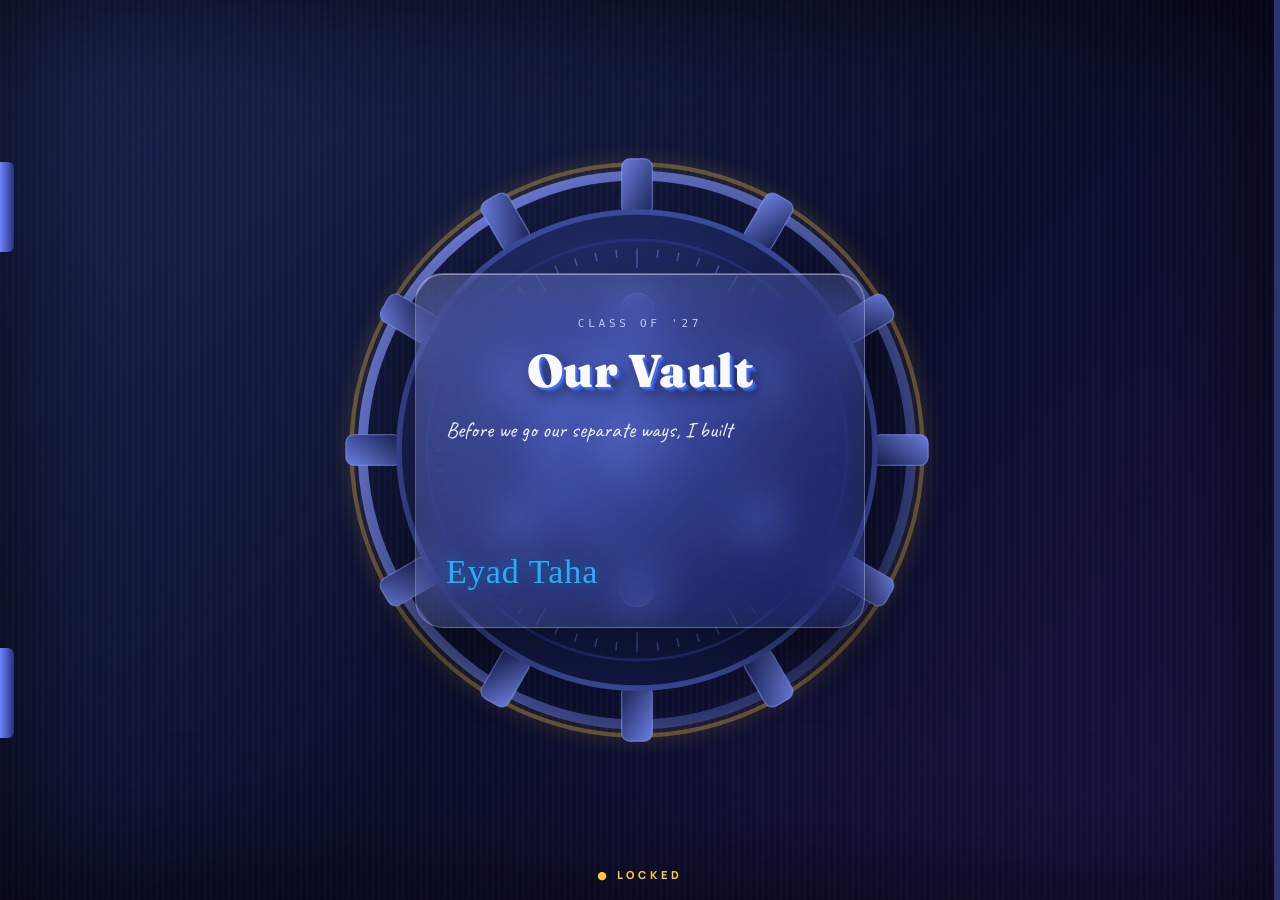
<file: index.html>
<!doctype html> <html lang="en"> <head> <meta charset="utf-8"> <meta name="viewport" content="width=device-width,initial-scale=1,viewport-fit=cover"> <meta name="theme-color" content="#070b1f"> <meta name="robots" content="noindex"> <title>MEIS Seniors '27</title> <meta name="description" content="Warning: contains pure legends. MEIS Seniors, Class of 2027."> <meta property="og:title" content="MEIS Seniors '27"> <meta property="og:description" content="Hey, you. You found us."> <meta property="og:type" content="website"> <meta name="twitter:card" content="summary"> <link rel="icon" href="data:image/svg+xml,%3Csvg xmlns='http://www.w3.org/2000/svg' viewBox='0 0 64 64'%3E%3Crect x='6' y='6' width='52' height='52' rx='14' fill='%23FFC83D' stroke='white' stroke-width='4'/%3E%3Ctext x='32' y='44' font-size='32' text-anchor='middle'%3E%F0%9F%8E%93%3C/text%3E%3C/svg%3E"> <link rel="preconnect" href="https://fonts.googleapis.com"> <link rel="preconnect" href="https://fonts.gstatic.com" crossorigin> <link href="https://fonts.googleapis.com/css2?family=Caveat:wght@600;700&family=Fraunces:opsz,wght@9..144,900&family=Manrope:wght@500;700;800&display=swap" rel="stylesheet"> <link rel="stylesheet" href="style.css"> </head> <body> <noscript><p style="padding:30px;font:700 20px sans-serif">This site needs JavaScript. Turn it on and come back, legend.</p></noscript> <div id="welcomeOverlay" class="stage-overlay vault-overlay"> <div class="vault-light"></div> <div class="vault-door"> <i class="v-hinge" style="top:18%"></i><i class="v-hinge" style="bottom:18%"></i> <svg id="vaultSvg" viewBox="0 0 400 400" aria-hidden="true"></svg> <div class="v-shade"></div> </div> <div id="theaterCard" class="theater-card"> <div class="card-tag">CLASS OF '27</div> <h1 class="welcome-title">Our Vault</h1> <p id="typewriterText" class="welcome-sub"></p> <div class="theater-footer"> <span class="signature-name">Eyad Taha</span> <button id="closeWelcomeBtn" class="theater-btn"> <span>Enter Vault</span> <svg width="18" height="18" viewBox="0 0 24 24" fill="none" stroke="currentColor" stroke-width="2"><path d="M5 12h14M12 5l7 7-7 7"/></svg> </button> </div> </div> <div class="vault-status" id="vaultStatus">● LOCKED</div> </div> <section class="screen on" id="splash" aria-label="Welcome"> <div class="splash calm"> <div class="stage" aria-hidden="false"> <div class="world"> <div class="idle"> <div class="rg r1" aria-hidden="true"><i class="sat" style="--c:#FFC83D;left:50%;top:0"></i><i class="sat" style="--c:#A9D6F7;left:50%;top:100%"></i></div> <div class="rg r2" aria-hidden="true"><i class="sat" style="--c:#FF8FB8;left:0;top:50%"></i><i class="sat s2" style="--c:#fff;left:100%;top:50%"></i></div> <div class="cube c-a" aria-hidden="true"><i></i><i></i><i></i><i></i><i></i><i></i></div> <div class="cube c-b" aria-hidden="true"><i></i><i></i><i></i><i></i><i></i><i></i></div> <h1 class="hey mark x3d" id="logo3d">MEIS'27</h1> </div> </div> </div> <p class="seniorsline" id="l2">SENIORS</p> <p class="classline" id="l3">CLASS OF 2027 • SENIOR YEAR</p> <p class="welcome" id="l5"><span id="l5t"></span></p> <nav class="slabs" aria-label="Start"> <button class="slab primary tilt" data-go="countdown" type="button"> <i class="disc" aria-hidden="true"><svg viewBox="0 0 24 24" width="24" height="24" fill="none" stroke="currentColor" stroke-width="2.4" stroke-linecap="round" stroke-linejoin="round"><circle cx="12" cy="13" r="8"/><path d="M12 8.5V13l3 2M9 2.5h6"/></svg></i> <span><b id="ctitle">The Final Countdown</b><small id="csub">Every second brings us closer.</small></span> <svg class="chev" viewBox="0 0 24 24" width="22" height="22" fill="none" stroke="currentColor" stroke-width="2.6" stroke-linecap="round" stroke-linejoin="round" aria-hidden="true"><path d="M9 5l7 7-7 7"/></svg> </button> <button class="slab tilt" data-go="home" type="button"> <i class="disc" aria-hidden="true"><svg viewBox="0 0 24 24" width="24" height="24" fill="none" stroke="currentColor" stroke-width="2.4" stroke-linecap="round" stroke-linejoin="round"><path d="M3 11l9-7 9 7v9a1 1 0 0 1-1 1h-5v-6H9v6H4a1 1 0 0 1-1-1z"/></svg></i> <span><b id="etitle">Enter our home</b><small id="esub">Explore our life.</small></span> <svg class="chev" viewBox="0 0 24 24" width="22" height="22" fill="none" stroke="currentColor" stroke-width="2.6" stroke-linecap="round" stroke-linejoin="round" aria-hidden="true"><path d="M9 5l7 7-7 7"/></svg> </button> </nav> </div> </section> <section class="screen" id="countdown" aria-label="Countdown"> <div class="page narrow"> <header class="pagehead"> <button class="back" data-back type="button">← back</button> <button class="tag small" data-go="home" type="button"><i class="hole" aria-hidden="true"></i><span>OUR HOME</span> <svg viewBox="0 0 24 24" width="16" height="16" fill="none" stroke="#0A1F4A" stroke-width="3" stroke-linecap="round" stroke-linejoin="round" aria-hidden="true"><path d="M5 12h14M13 6l6 6-6 6"/></svg></button> </header> <h2 class="title x3d">Tick. Tock.</h2> <div class="tabs cdtabs" id="cdtabs" role="group" aria-label="Pick a countdown"></div> <div class="cards" role="timer"> <div class="cdc c1"><b id="cd-d">0</b><span>days</span></div> <div class="cdc c2"><b id="cd-h">00</b><span>hours</span></div> <div class="cdc c3"><b id="cd-m">00</b><span>minutes</span></div> <div class="cdc c4"><b id="cd-s">00</b><span>seconds</span></div> </div> <div class="road" aria-label="The road so far"> <svg viewBox="0 0 320 96" role="img" aria-label="A winding dotted road with a graduation cap riding toward the finish flag"> <path id="roadp" d="M16 64 C 62 8, 104 108, 164 56 S 262 6, 292 52" fill="none" stroke="#A9D6F7" stroke-width="5" stroke-linecap="round" stroke-dasharray="1 12"/> <text x="296" y="38" font-size="24" text-anchor="middle">🏁</text> <g id="rider"><circle r="16" fill="#FFC83D" stroke="#fff" stroke-width="3"/><text font-size="17" text-anchor="middle" dominant-baseline="central">🎓</text></g> </svg> </div> <div class="note"><i class="tape" aria-hidden="true"></i><p id="cdjoke"></p></div> <p class="hand fin" id="cdfin" hidden>WE DID IT. Go hug somebody.</p> </div> </section> <section class="screen" id="home" aria-label="The whole website"> <div class="page"> <header class="pagehead"> <button class="back" data-go="splash" type="button">← front door</button> <div class="social-nav"> <a href="https://www.instagram.com/meisseniors_27?srtk=MXF5c2dsejFqdXVwdQ==" target="_blank" rel="noopener noreferrer" class="social-btn instagram" title="Instagram"> <svg xmlns="http://www.w3.org/2000/svg" width="18" height="18" viewBox="0 0 24 24" fill="none" stroke="currentColor" stroke-width="2" stroke-linecap="round" stroke-linejoin="round"> <rect x="2" y="2" width="20" height="20" rx="5" ry="5"></rect> <path d="M16 11.37A4 4 0 1 1 12.63 8 4 4 0 0 1 16 11.37z"></path> <line x1="17.5" y1="6.5" x2="17.51" y2="6.5"></line> </svg> </a> </div> </header> <div class="homegrid"> <div class="hero"> <p class="warn"><span aria-hidden="true">⚠️</span> <span id="warntxt">warning: contains pure legends</span></p> <h1 class="meis x3d" id="meis">MEIS'27</h1> <div class="row2"> <span class="seniors">Seniors</span> <div class="pillrow"><span class="pill">Class of 2027</span><span class="bubble" id="bubble">Yes, we really are graduating.</span></div> </div> </div> <div class="polcol"> <div class="polwrap"> <figure class="polaroid" id="grouppol"><i class="tape" aria-hidden="true"></i><div class="ph"></div><figcaption id="groupcap"></figcaption></figure> </div> </div> </div> <div class="band" aria-hidden="true"><div class="track" id="band"></div></div> <div class="menugrid"> <nav class="menu" aria-label="Pages"> <button class="bigbtn b1" data-go="randoms" type="button"><span class="em" aria-hidden="true">📸</span><b>Randoms</b><small>From the vault: Unhinged & unfiltered</small></button> <button class="bigbtn b2" data-go="people" type="button"><span class="em" aria-hidden="true">🧑‍🎤</span><b>Who are these people?</b><small>Flip a card to see the baby photo</small></button> <button class="bigbtn b3" data-go="trips" type="button"><span class="em" aria-hidden="true">🧭</span><b>Take me on a trip</b><small>Where we went (and got lost)</small></button> <button class="bigbtn b4" data-go="mail" type="button"><span class="em" aria-hidden="true">💌</span><b>Secret mail (shhh)</b><small>Only the right person can read it</small></button> </nav> <aside class="side"> <div class="note rules"><i class="tape" aria-hidden="true"></i> <p class="nt">Rules of this website:</p> <ol id="rules"></ol> </div> </aside> </div> <div class="foot"> <p class="tiny">made with love by EYAD TAHA</p> </div> </div> </section> </body> </html> <section class="screen" id="randoms" aria-label="Randoms"> <div class="page"> <header class="pagehead"><button class="back" data-back type="button">← back</button></header> <h2 class="title x3d">Randoms & Drops</h2> <p class="hand sub">PURE CHAOS</p> <div style="text-align: center; margin: 15px 0;"> <label for="quickImageUpload" style="display: inline-flex; align-items: center; gap: 8px; cursor: pointer; padding: 8px 16px; border-radius: 6px; background: rgba(255,255,255,0.08); border: 1px solid rgba(255,255,255,0.2); color: #fff; font-family: inherit; font-size: 13px; transition: all 0.2s ease; backdrop-filter: blur(5px);"> <span>📷</span> <span>Upload Photo</span> </label> <input type="file" id="quickImageUpload" accept="image/*" multiple style="display: none;" onchange="uploadDirectImage(this)"> <p id="uploadStatusMsg" style="margin-top: 6px; font-size: 12px; opacity: 0.8;"></p> </div> <div id="randomsGrid" class="detective-grid" style="margin-top: 20px;"></div> </div> </section> <section class="screen" id="people" aria-label="Who's Who"> <div class="page"> <header class="pagehead"><button class="back" data-back type="button">← back</button></header> <h2 class="title x3d">Who's Who</h2> <p class="hand sub">tap a card. the baby photo is the punchline.</p> <label class="search"><span class="sr">Search by name</span><input id="psearch" type="search" placeholder="find yourself (we won't tell)" autocomplete="off"></label> <div class="pgrid" id="pgrid"></div> <p class="hand none" id="pnone" hidden>Nobody found. Suspicious. Check the spelling?</p> </div> </section> <section class="screen" id="trips" aria-label="Trips"> <div class="page narrow"> <header class="pagehead"><button class="back" data-back type="button">← back</button></header> <h2 class="title x3d">MEMORIES LANE</h2> <p class="hand sub">UNAUTHORIZED MEMORIES</p> <div class="route" id="tripl"></div> </div> </section> <section class="screen" id="mail" aria-label="Secret mail"> <div class="page narrow"> <header class="pagehead"><button class="back" data-back type="button">← back</button></header> <h2 class="title x3d">Secret Mail</h2> <p class="hand sub">shhh. only the right person can read it.</p> <div class="tabs"> <button class="tabbtn" id="tabw" type="button" aria-pressed="true">✍️ Write one</button> <button class="tabbtn" id="tabr" type="button" aria-pressed="false">📬 My mailbox</button> </div> <div class="paper" id="panelw"> <p class="hand closed" id="mailclosed" hidden>The post office is closed. (The admin hasn't plugged it in yet.)</p> <form id="sendform" autocomplete="off"> <label class="field"><span>To:</span> <select id="to" name="to" required><option value="">calling the post office…</option></select></label> <label class="field"><span>Say it. Nicely.</span> <textarea name="text" rows="5" maxlength="600" required placeholder="you're a legend because…"></textarea></label> <label class="field"><span>Sign it as… (or stay anonymous)</span> <select id="from" name="from"><option value="">a mystery person (anonymous)</option></select></label> <label class="field" id="fromCodeField" hidden><span>Enter YOUR secret code (to prove it's really you):</span> <input name="fromCode" type="password" inputmode="numeric" pattern="[0-9]*" maxlength="6" placeholder="• • • •"></label> <input class="hp" name="hp" tabindex="-1" aria-hidden="true" autocomplete="off"> <button class="go" type="submit" id="sendbtn">Send it 🚀</button> <p class="msg" id="sendmsg" role="status"></p> </form> </div> <div class="paper" id="panelr" hidden> <form id="readform" autocomplete="off"> <label class="field"><span>I am…</span> <select id="who" name="who" required><option value="">calling the post office…</option></select></label> <label class="field"><span>Secret code </span> <input name="code" type="password" inputmode="numeric" pattern="[0-9]*" maxlength="6" required placeholder="• • • • •"></label> <button class="go" type="submit" id="readbtn">Open my mailbox 🔑</button> <p class="msg" id="readmsg" role="status"></p> <button class="linkbtn" id="gotocodepage" type="button">Change my code 🔐</button> </form> <form id="adminform" hidden autocomplete="off"> <p class="hand boxhead">Manager door 🛡️</p> <label class="field"><span>Manager code</span> <input name="acode" type="password" inputmode="numeric" maxlength="12" required placeholder="• • • • • •"></label> <button class="go" type="submit" id="adminbtn">Open manager view 🛡️</button> <p class="msg" id="adminmsg" role="status"></p> <button class="linkbtn" id="adminback" type="button">← back</button> </form> <form id="changecodeform" hidden autocomplete="off"> <p class="hand boxhead">Change your secret code 🔐</p> <label class="field"><span>I am…</span> <select id="ccname" name="name" required><option value="">Select your name…</option></select></label> <label class="field"><span>Old secret code</span> <input name="oldCode" type="password" inputmode="numeric" maxlength="6" required placeholder="• • • •"></label> <label class="field"><span>New secret code</span> <input name="newCode" type="password" inputmode="numeric" maxlength="6" required placeholder="• • • •"></label> <button class="go" type="submit" id="changecodebtn">Save new code 🚀</button> <p class="msg" id="changecodemsg" role="status"></p> <button class="linkbtn" id="changecodeback" type="button">← back</button> </form> <div id="box" hidden> <p class="hand boxhead" id="boxhead">Your mailbox. Eyes only. 👀</p> <div id="letters"></div> <button class="go alt" id="lockbtn" type="button">Lock it again 🔒</button> </div> </div> </div> </section> </main> <div id="lb" hidden role="dialog" aria-modal="true" aria-label="Photo viewer"> <button class="lbx" id="lbclose" type="button" aria-label="Close photo">✕</button> <button class="lbn l" id="lbprev" type="button" aria-label="Previous photo">←</button> <figure><img id="lbimg" alt=""><figcaption id="lbcap"></figcaption></figure> <button class="lbn r" id="lbnext" type="button" aria-label="Next photo">→</button> </div> <div id="toast" role="status" aria-live="polite"></div> <div id="fx" aria-hidden="true"></div> <script src="content.js"></script> <script src="app.js"></script> <script src="birthdays.js"></script> </body> </html>
</file>
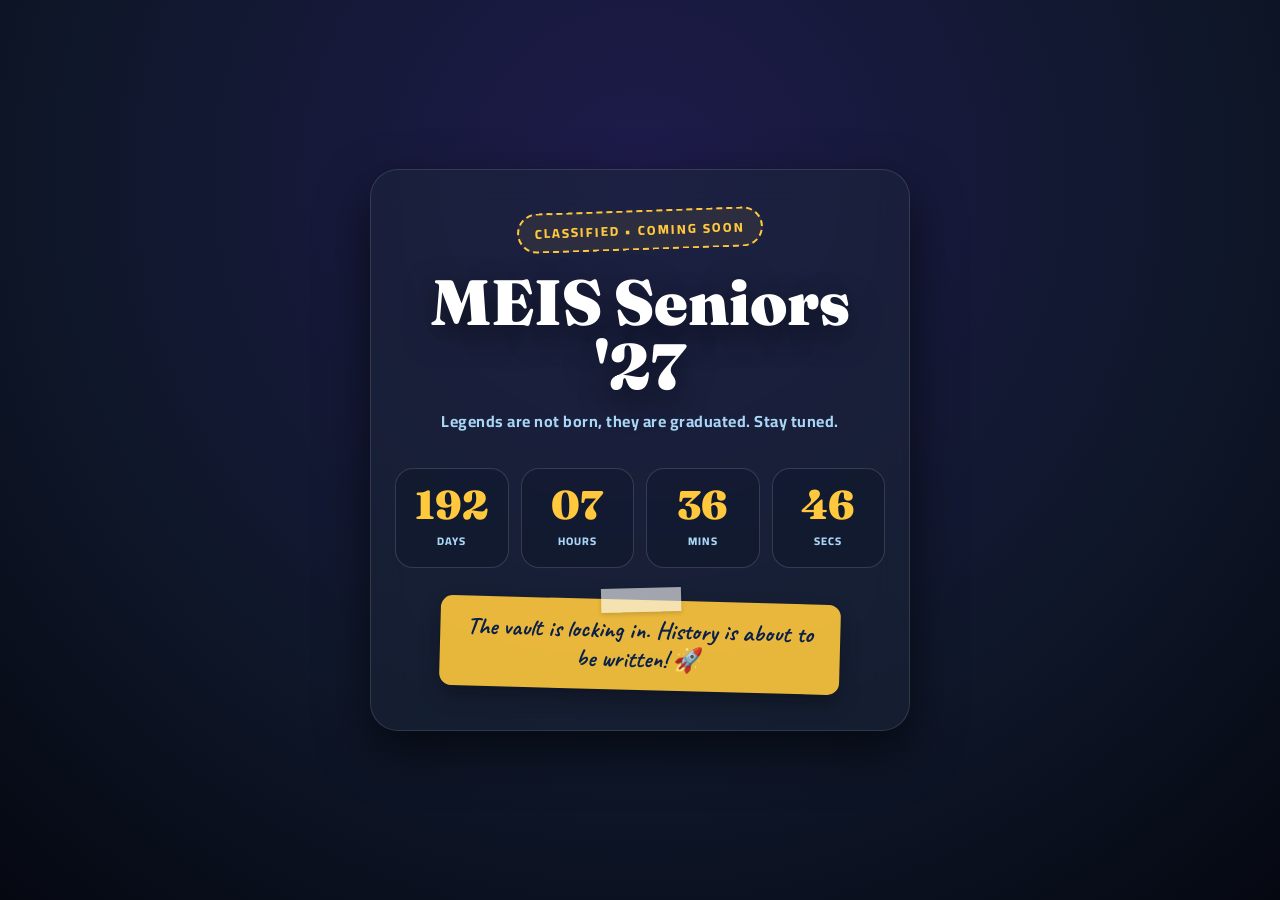
<file: teaser.html>
<!DOCTYPE html>
<html lang="en" dir="ltr">
<head>
    <meta charset="UTF-8">
    <meta name="viewport" content="width=device-width, initial-scale=1.0">
    <title>MEIS Seniors '27 - Coming Soon</title>
    <!-- Fonts -->
    <link rel="preconnect" href="https://fonts.googleapis.com">
    <link rel="preconnect" href="https://fonts.gstatic.com" crossorigin>
    <link href="https://fonts.googleapis.com/css2?family=Cairo:wght@600;800;900&family=Caveat:wght@700&family=Fraunces:wght@900&display=swap" rel="stylesheet">

    <style>
        :root {
            --navy: #0A1F4A;
            --blue: #A9D6F7;
            --yellow: #FFC83D;
            --pink: #FF8FB8;
            --fh: 'Fraunces', Georgia, serif;
            --fc: 'Caveat', cursive;
        }

        * {
            box-sizing: border-box;
            margin: 0;
            padding: 0;
        }

        body {
            background: radial-gradient(circle at 50% 20%, #1e1b4b 0%, #0f172a 60%, #050811 100%);
            background-attachment: fixed;
            color: #fff;
            font-family: 'Cairo', sans-serif;
            min-height: 100vh;
            display: flex;
            justify-content: center;
            align-items: center;
            padding: 20px;
            overflow-x: hidden;
        }

        .teaser-card {
            background: rgba(30, 41, 59, 0.45);
            backdrop-filter: blur(16px);
            -webkit-backdrop-filter: blur(16px);
            border: 1px solid rgba(255, 255, 255, 0.12);
            border-radius: 28px;
            padding: 40px 24px;
            max-width: 540px;
            width: 100%;
            text-align: center;
            box-shadow: 0 20px 50px rgba(0, 0, 0, 0.6);
            position: relative;
        }

        .stamp {
            display: inline-block;
            border: 2px dashed var(--yellow);
            color: var(--yellow);
            font-weight: 800;
            font-size: 13px;
            padding: 6px 16px;
            border-radius: 999px;
            letter-spacing: 2px;
            background: rgba(255, 200, 61, 0.08);
            margin-bottom: 20px;
            transform: rotate(-2deg);
            text-transform: uppercase;
        }

        .main-title {
            font-family: var(--fh);
            font-size: clamp(38px, 9vw, 64px);
            font-weight: 900;
            line-height: 1;
            margin-bottom: 8px;
            color: #fff;
            text-shadow: 0 10px 30px rgba(0,0,0,0.5);
        }

        .subtitle {
            font-size: 16px;
            color: var(--blue);
            font-weight: 700;
            margin-bottom: 32px;
            letter-spacing: 0.5px;
        }

        /* Countdown Grid */
        .countdown-grid {
            display: grid;
            grid-template-columns: repeat(4, 1fr);
            gap: 12px;
            margin-bottom: 32px;
        }

        .cd-box {
            background: rgba(15, 23, 42, 0.5);
            border: 1px solid rgba(255, 255, 255, 0.15);
            border-radius: 18px;
            padding: 16px 6px;
            transition: transform 0.3s ease;
        }

        .cd-box:hover {
            transform: translateY(-3px);
            border-color: rgba(255, 255, 255, 0.3);
        }

        .cd-num {
            display: block;
            font-family: var(--fh);
            font-weight: 900;
            font-size: clamp(26px, 6vw, 40px);
            line-height: 1;
            color: var(--yellow);
        }

        .cd-label {
            display: block;
            font-size: 11px;
            font-weight: 800;
            color: var(--blue);
            margin-top: 6px;
            text-transform: uppercase;
            letter-spacing: 1px;
        }

        /* Note Tape */
        .note-tape {
            position: relative;
            background: rgba(255, 200, 61, 0.9);
            color: var(--navy);
            font-family: var(--fc);
            font-weight: 700;
            font-size: 24px;
            line-height: 1.2;
            padding: 16px 20px;
            border-radius: 12px;
            transform: rotate(1.5deg);
            max-width: 400px;
            margin: 0 auto;
            box-shadow: 0 10px 20px rgba(0,0,0,0.3);
        }

        .tape {
            position: absolute;
            top: -12px;
            left: 50%;
            transform: translateX(-50%) rotate(-3deg);
            width: 80px;
            height: 24px;
            background: rgba(255, 255, 255, 0.6);
            box-shadow: 0 2px 4px rgba(0,0,0,0.15);
        }

        @media (max-width: 480px) {
            .countdown-grid {
                grid-template-columns: repeat(2, 1fr);
                gap: 12px;
            }
        }
    </style>
</head>
<body>

    <div class="teaser-card">
        <div class="stamp">CLASSIFIED • COMING SOON</div>
        
        <h1 class="main-title">MEIS Seniors '27</h1>
        <p class="subtitle">Legends are not born, they are graduated. Stay tuned.</p>

        <!-- Countdown Timer -->
        <div class="countdown-grid">
            <div class="cd-box">
                <span class="cd-num" id="days">000</span>
                <span class="cd-label">Days</span>
            </div>
            <div class="cd-box">
                <span class="cd-num" id="hours">00</span>
                <span class="cd-label">Hours</span>
            </div>
            <div class="cd-box">
                <span class="cd-num" id="minutes">00</span>
                <span class="cd-label">Mins</span>
            </div>
            <div class="cd-box">
                <span class="cd-num" id="seconds">00</span>
                <span class="cd-label">Secs</span>
            </div>
        </div>

        <!-- Hype Note -->
        <div class="note-tape">
            <div class="tape"></div>
            The vault is locking in. History is about to be written! 🚀
        </div>
    </div>

    <script>
        // Set your target graduation date here
        const targetDate = new Date("June 15, 2027 00:00:00").getTime();

        function updateCountdown() {
            const now = new Date().getTime();
            const gap = targetDate - now;

            if (gap < 0) {
                document.getElementById("days").innerText = "00";
                document.getElementById("hours").innerText = "00";
                document.getElementById("minutes").innerText = "00";
                document.getElementById("seconds").innerText = "00";
                return;
            }

            const second = 1000;
            const minute = second * 60;
            const hour = minute * 60;
            const day = hour * 24;

            const d = Math.floor(gap / day);
            const h = Math.floor((gap % day) / hour);
            const m = Math.floor((gap % hour) / minute);
            const s = Math.floor((gap % minute) / second);

            document.getElementById("days").innerText = String(d).padStart(3, '0');
            document.getElementById("hours").innerText = String(h).padStart(2, '0');
            document.getElementById("minutes").innerText = String(m).padStart(2, '0');
            document.getElementById("seconds").innerText = String(s).padStart(2, '0');
        }

        setInterval(updateCountdown, 1000);
        updateCountdown();
    </script>
</body>
</html>
</file>
<file: style.css>
:root{--navy:#0A1F4A;--hard:#041030;--blue:#A9D6F7;--yellow:#FFC83D;--pink:#FF8FB8;--fh:"Fraunces",Georgia,serif;--ft:"Manrope",system-ui,sans-serif;--fc:"Caveat","Comic Sans MS",cursive}*{box-sizing:border-box;-webkit-tap-highlight-color:transparent}[hidden]{display:none!important}html,body{margin:0;height:100%;overflow:hidden;background:var(--navy);color:#fff;font-family:var(--ft)}button{font:inherit;color:inherit;cursor:pointer;border:0;background:none;padding:0}:focus-visible{outline:4px solid #fff;outline-offset:4px}[tabindex="-1"]:focus{outline:none}.sr{position:absolute;width:1px;height:1px;overflow:hidden;clip:rect(0 0 0 0)}.screen{position:fixed;inset:0;overflow-x:hidden;overflow-y:auto;display:none;overscroll-behavior:contain;background:radial-gradient(520px 420px at 88% -4%,rgba(255,200,61,.2),transparent 70%),radial-gradient(520px 520px at -8% 96%,rgba(255,143,184,.18),transparent 70%),radial-gradient(rgba(169,214,247,.16) 1.3px,transparent 1.7px) 0 0/22px 22px,var(--navy)}.screen.on{display:block}.screen.incoming{z-index:5}body.busy .screen{pointer-events:none}.page{max-width:1000px;margin:0 auto;padding:max(16px,env(safe-area-inset-top)) 18px 70px}.page.narrow{max-width:560px}.pagehead{display:flex;justify-content:space-between;align-items:center;gap:10px;margin-bottom:12px}.x3d{--ex:#3f7fd0;--dk:#041030;text-shadow:1px 1px 0 var(--ex),2px 2px 0 var(--ex),3px 3px 0 var(--ex),4px 4px 0 var(--ex),5px 5px 0 var(--ex),6px 6px 0 var(--ex),7px 7px 0 var(--ex),8px 8px 0 var(--ex),9px 10px 0 var(--dk),10px 13px 14px rgba(0,0,0,.45)}.title{font-family:var(--fh);font-weight:900;font-size:clamp(44px,13vw,80px);line-height:.95;margin:10px 0 6px;color:#fff}.hand{font-family:var(--fc);font-weight:700;color:var(--yellow);font-size:clamp(28px,7.5vw,38px);margin:6px 0 0;line-height:1}.hand.sub{font-size:clamp(24px,6.5vw,32px);margin-bottom:16px;color:var(--blue)}.msticker{width:46px;height:46px;border-radius:14px;background:var(--yellow);border:3px solid #fff;box-shadow:3px 3px 0 var(--hard);rotate:-8deg;display:grid;place-items:center;font-size:24px;transition:transform .2s}.msticker.small{width:40px;height:40px;font-size:20px}.msticker.wiggle{animation:shake .6s}.back{background:var(--blue);color:var(--navy);font-weight:800;border-radius:999px;padding:9px 16px;border:3px solid #fff;box-shadow:3px 3px 0 var(--hard);rotate:-2deg;font-size:15px}.tag{position:relative;display:inline-flex;align-items:center;gap:10px;background:#fff;color:var(--navy);font-weight:800;font-size:14px;padding:11px 14px 11px 34px;border-radius:10px 26px 26px 10px;box-shadow:4px 4px 0 var(--hard);transform-origin:16px 50%;animation:swing 4.5s ease-in-out infinite}.tag.small{font-size:12px;padding:8px 12px 8px 30px}.tag .hole{position:absolute;left:11px;top:50%;width:11px;height:11px;margin-top:-5.5px;border-radius:50%;background:var(--navy);box-shadow:inset 1px 1px #ffffff59}.tag:before{content:"";position:absolute;left:15px;bottom:50%;width:2px;height:30px;background:#fff;transform-origin:bottom;rotate:-18deg;opacity:.9}.tape{position:absolute;top:-14px;left:50%;width:90px;height:28px;margin-left:-45px;background:#ffc83dc7;rotate:-4deg;box-shadow:0 1px 2px #00000040}.note{position:relative;background:var(--yellow);color:#3a2a00;font-family:var(--fc);font-weight:700;font-size:26px;line-height:1.1;padding:22px 18px 20px;box-shadow:6px 8px #00000059;rotate:2deg;max-width:360px;margin:22px auto 0}.note .tape{background:#fff9}.note p{margin:0}.splash{min-height:100vh;min-height:100dvh;display:flex;flex-direction:column;justify-content:space-between;padding:max(18px,env(safe-area-inset-top)) 22px max(28px,env(safe-area-inset-bottom));max-width:560px;margin:0 auto}.top{display:flex;align-items:center;gap:12px}.brand{font-weight:800;font-size:11px;letter-spacing:.32em;color:var(--blue)}.mid{text-align:center}.hey{font-family:var(--fh);font-weight:900;font-size:min(19vw,112px);line-height:.95;margin:0;color:#fff;white-space:nowrap}.seniorsline{font-weight:800;font-size:clamp(20px,6vw,28px);letter-spacing:.55em;margin:14px 0 0 .55em;background:linear-gradient(90deg,var(--blue),var(--yellow));-webkit-background-clip:text;background-clip:text;color:transparent}.classline{font-weight:800;font-size:11px;letter-spacing:.28em;color:var(--yellow);margin:10px 0 0;opacity:.9}.mid .hand{display:inline-block;rotate:-5deg;margin-top:22px}.small{font-size:15px;font-weight:700;color:#e8f3ff;margin:12px 0 0}.cur{display:inline-block;width:8px;height:1em;background:var(--yellow);margin-left:3px;vertical-align:-3px;animation:blink 1s steps(1) infinite}#l1{animation:pop .9s .2s both}#l2{animation:pop .7s .9s both}#l3{animation:pop .7s 1.15s both}#l5{animation:pop .7s 1.6s both}.bottom{display:flex;justify-content:space-between;align-items:flex-end;gap:12px;animation:pop .8s 2s both}.logo{position:relative;padding:34px 0 30px}.orbit{position:absolute;left:50%;top:50%;width:min(112%,620px);translate:-50% -50%;overflow:visible;pointer-events:none}.orbit .o1{transform-origin:200px 110px;animation:spin 60s linear infinite}.orbit .o2{transform-origin:200px 110px;animation:spin 14s linear infinite reverse}.pass{position:relative;display:inline-flex;flex-direction:column;align-items:flex-start;gap:1px;background:#fff;color:var(--navy);padding:16px 38px 12px 14px;border-radius:14px;box-shadow:4px 5px 0 var(--hard);margin-top:34px;transform-origin:50% -34px;animation:swing 4.5s ease-in-out infinite;border:3px solid var(--blue)}.pass small{font-weight:800;font-size:9px;letter-spacing:.3em;color:#e0457b}.pass b{font-weight:800;font-size:14px}.pass svg{position:absolute;right:11px;bottom:12px}.pass .strap{position:absolute;left:50%;bottom:100%;width:12px;height:40px;margin-left:-6px;background:repeating-linear-gradient(135deg,var(--yellow) 0 6px,var(--pink) 6px 12px);border:2px solid #fff;border-bottom:0}.pass .slot{position:absolute;left:50%;top:6px;width:26px;height:6px;margin-left:-13px;border-radius:4px;background:var(--navy);opacity:.85}.flash{position:absolute;border-radius:50%;background:radial-gradient(circle,#fff 30%,#fff0 72%);will-change:transform,opacity}.burst{position:absolute;font-size:26px;will-change:transform,opacity}.cd-wrap{display:flex;flex-direction:column;align-items:flex-start;gap:4px}.ovalbtn{display:inline-flex;align-items:center;gap:8px;background:var(--pink);color:var(--navy);font-weight:800;font-size:14px;padding:12px 20px;border-radius:999px;border:3px solid #fff;box-shadow:4px 5px 0 var(--hard);rotate:-6deg;animation:bob 3.2s ease-in-out infinite}.ovalbtn:active{translate:3px 4px;box-shadow:1px 1px 0 var(--hard)}.lab{font-size:22px!important;color:#fff!important;rotate:3deg;margin:0 0 0 14px!important}.hey,.meis{perspective:800px;position:relative}.enh{color:transparent!important;text-shadow:none!important}.stack{position:absolute;inset:0;pointer-events:none;transform-style:preserve-3d;transform:rotateY(calc(var(--mx,0)*18deg)) rotateX(calc(var(--my,0)*-14deg));transition:transform .15s}.wob{position:absolute;inset:0;transform-style:preserve-3d;animation:wob3d 6s ease-in-out infinite;transform-origin:40% 50%;will-change:transform}.lay{position:absolute;inset:0;white-space:nowrap;transform:translateZ(calc(var(--z)*1px))}.meis .lay{text-align:left}.hey .lay{text-align:center}.cdtabs{margin:6px 0 12px}.cards{display:grid;grid-template-columns:1fr 1fr;gap:18px 16px;margin:12px 0 10px}@media(min-width:620px){.cards{grid-template-columns:repeat(4,1fr)}}.cdc{border:4px solid #fff;border-radius:20px;box-shadow:6px 7px 0 var(--hard);padding:16px 8px 12px;text-align:center;color:var(--navy);transition:translate .2s}.cdc b{display:block;font-family:var(--fh);font-weight:900;font-size:clamp(44px,13vw,70px);line-height:1;font-variant-numeric:tabular-nums}.cdc b.t{animation:flip .55s cubic-bezier(.3,1.5,.5,1)}.cdc span{display:block;font-weight:800;font-size:12px;letter-spacing:.18em;text-transform:uppercase;margin-top:6px}.c1{background:var(--yellow);rotate:-3deg}.c2{background:var(--pink);rotate:2deg}.c3{background:var(--blue);rotate:-1.5deg}.c4{background:#fff;rotate:3deg}.fin{font-size:34px;text-align:center;margin-top:22px}.road{margin:14px auto 0;max-width:420px;text-align:center}.road svg{width:100%;height:auto;overflow:visible}.roadnote{color:#fff!important;font-size:24px!important;rotate:-1.5deg;display:block}.homegrid{display:grid;gap:10px}@media(min-width:860px){.homegrid{grid-template-columns:1.2fr .8fr;align-items:center}}.hero{position:relative;padding-top:6px}.warn{font-family:var(--fc);font-weight:700;font-size:28px;color:var(--yellow);rotate:-3deg;display:inline-block;margin:6px 0 0}.meis{font-family:var(--fh);font-weight:900;font-size:min(23vw,190px);line-height:.9;margin:10px 0 8px;color:#fff;white-space:nowrap}.row2{display:flex;flex-wrap:wrap;align-items:center;gap:14px 18px}.seniors{background:var(--yellow);color:var(--navy);font-family:var(--fh);font-weight:900;font-size:28px;padding:6px 18px;border:3px solid #fff;border-radius:10px;rotate:-6deg;box-shadow:4px 4px 0 var(--hard)}.pillrow{position:relative;padding-top:36px}.pill{background:var(--pink);color:var(--navy);font-weight:800;border-radius:999px;padding:10px 20px;border:3px solid #fff;box-shadow:4px 4px 0 var(--hard);display:inline-block;rotate:2deg}.bubble{position:absolute;top:0;left:34px;background:#fff;color:var(--navy);font-family:var(--fc);font-weight:700;font-size:21px;padding:4px 12px;border-radius:14px;white-space:nowrap;rotate:-2deg;box-shadow:3px 3px 0 var(--hard)}.bubble:after{content:"";position:absolute;left:20px;bottom:-9px;border:9px solid transparent;border-top-color:#fff;border-bottom:0}.deco{position:absolute;font-weight:800}.d1{right:6%;top:2px;font-size:34px}.d2{right:4%;top:-6px;background:var(--blue);color:var(--navy);font-family:var(--fc);font-size:24px;padding:2px 12px;border-radius:12px;border:3px solid #fff;rotate:12deg}.polcol{display:flex;justify-content:center}.polwrap{transform-origin:50% 0;animation:swing 5s ease-in-out infinite;width:min(90%,420px);margin:22px auto 0}.polwrap .polaroid{rotate:3deg}.polaroid{background:#fff;color:var(--navy);padding:12px 12px 28px;box-shadow:8px 10px #00000059;position:relative;margin:0}.ph{aspect-ratio:auto!important;width:100%;height:auto;background:#cfe6fa;display:block;overflow:hidden}.ph img{width:100%;height:auto;object-fit:contain;display:block}.polaroid figcaption{font-family:var(--fc);font-weight:700;font-size:24px;text-align:center;padding-top:8px;line-height:1}.ph.empty{background:repeating-linear-gradient(45deg,#d7ebfc 0 12px,#c4e0f7 12px 24px);color:var(--navy);text-align:center;padding:12px;align-content:center;gap:6px}.ph.empty span{font-size:34px}.ph.empty b{font-family:var(--fc);font-size:23px;line-height:1}.band{width:130vw;margin:40px 0 34px calc(50% - 65vw);rotate:-3deg;background:var(--yellow);color:var(--navy);font-weight:800;font-size:17px;letter-spacing:.1em;padding:11px 0;overflow:hidden;border-block:3px solid #fff;box-shadow:0 7px #0000004d}.track{display:flex;width:max-content;animation:scroll 24s linear infinite}.track span{white-space:pre;padding-right:.5em}.menugrid{display:grid;gap:30px}@media(min-width:860px){.menugrid{grid-template-columns:1.3fr .7fr;align-items:start}}.menu{display:grid;gap:22px}@media(min-width:620px){.menu{grid-template-columns:1fr 1fr}}.bigbtn{display:block;width:100%;text-align:left;padding:16px 70px 14px 18px;border:3px solid #fff;border-radius:20px;box-shadow:7px 7px 0 var(--hard);color:var(--navy);position:relative;transition:translate .12s,box-shadow .12s}.bigbtn b{display:block;font-family:var(--fh);font-weight:900;font-size:25px;line-height:1.05}.bigbtn small{display:block;font-family:var(--fc);font-size:22px;font-weight:700;margin-top:3px;line-height:1}.bigbtn .em{position:absolute;right:14px;top:50%;margin-top:-22px;font-size:38px;rotate:12deg}.bigbtn:active{translate:5px 5px;box-shadow:2px 2px 0 var(--hard)}@media(hover:hover){.bigbtn:hover{translate:-2px -4px;box-shadow:9px 11px 0 var(--hard)}}.b1{background:var(--yellow);rotate:-2deg}.b2{background:var(--pink);rotate:1.5deg}.b3{background:var(--blue);rotate:-1deg}.b4{background:#fff;rotate:2deg}.side{display:grid;gap:30px;justify-items:center}.rules ol{margin:6px 0 0;padding-left:26px}.rules .nt{font-size:28px;margin-bottom:2px}.wanted{position:relative;background:#f4e3b0;color:#3a2a00;border:3px dashed #8a6a1f;padding:22px 16px 16px;text-align:center;rotate:-2.5deg;box-shadow:6px 7px #00000059;max-width:260px}.wanted .pin{position:absolute;top:-8px;left:50%;width:16px;height:16px;margin-left:-8px;border-radius:50%;background:#e0457b;box-shadow:2px 2px #0000004d}.wt{font-family:var(--fh);font-weight:900;font-size:38px;letter-spacing:.04em;display:block}.mug{width:84px;height:84px;margin:6px auto;border:3px solid #3a2a00;display:grid;place-items:center;font-family:var(--fh);font-weight:900;font-size:50px;background:#e9d192}.wanted p{font-family:var(--fc);font-weight:700;font-size:23px;line-height:1;margin:6px 0 10px}.wbtn{background:#3a2a00;color:#f4e3b0;font-weight:800;font-size:13px;padding:8px 14px;border-radius:8px}.wanted small{display:block;margin-top:8px;font-size:11px;font-weight:700;opacity:.75}.foot{margin-top:44px;display:grid;gap:18px;justify-items:center;text-align:center}.excuse{background:var(--blue);color:var(--navy);padding:14px 16px;border-radius:14px;border:3px solid #fff;box-shadow:5px 6px 0 var(--hard);rotate:1.5deg;max-width:340px}.excuse small{display:block;font-weight:800;font-size:12px;opacity:.8}.excuse span{display:block;font-family:var(--fc);font-weight:700;font-size:27px;line-height:1.05;margin-top:4px}.chips{display:flex;gap:10px;flex-wrap:wrap;justify-content:center}.chip{border:2px solid var(--blue);color:var(--blue);border-radius:999px;padding:7px 14px;font-weight:800;font-size:13px}.chip[aria-pressed=true]{background:var(--blue);color:var(--navy)}.tiny{font-size:12px;opacity:.7;margin:0}.car{position:relative;height:400px;perspective:1100px;perspective-origin:50% 40%;touch-action:pan-y;user-select:none;-webkit-user-select:none;margin-top:6px}.ring3d{position:absolute;left:50%;top:50%;width:0;height:0;transform-style:preserve-3d}.cc{position:absolute;width:170px;left:-85px;top:-135px;display:block;backface-visibility:hidden;-webkit-backface-visibility:hidden}.cc .polaroid{box-shadow:6px 8px #0006}.cc .ph{aspect-ratio:auto!important;height:auto}.cc .ph img{width:100%;height:auto;object-fit:contain;display:block}.car.flat{height:auto;perspective:none;display:flex;gap:18px;overflow-x:auto;padding:20px 6px 30px;scroll-snap-type:x mandatory;touch-action:auto}.car.flat .cc{position:relative;left:0;top:0;flex:0 0 190px;scroll-snap-align:center}.car.flat .cc:nth-child(odd) .polaroid{rotate:-3deg}.car.flat .cc:nth-child(2n) .polaroid{rotate:3deg}.carbtns{display:flex;justify-content:center;gap:20px;margin-top:6px}.car.flat+.carbtns{display:none}.sbtn{width:56px;height:56px;border-radius:50%;background:var(--yellow);color:var(--navy);font-weight:800;font-size:24px;border:3px solid #fff;box-shadow:4px 4px 0 var(--hard)}.sbtn:active{translate:3px 3px;box-shadow:1px 1px 0 var(--hard)}.search{display:block;max-width:420px}input,select,textarea{width:100%;font:inherit;font-weight:700;padding:12px 14px;border-radius:12px;border:3px solid var(--navy);background:#fff;color:var(--navy)}.search input{border-color:#fff;box-shadow:4px 4px 0 var(--hard)}.pgrid{display:grid;grid-template-columns:repeat(2,1fr);gap:26px 16px;margin-top:22px}@media(min-width:640px){.pgrid{grid-template-columns:repeat(3,1fr)}}@media(min-width:900px){.pgrid{grid-template-columns:repeat(4,1fr)}}.pcard{perspective:900px;display:block;width:100%;aspect-ratio:3/4;rotate:var(--r,0deg)}.pcard:nth-child(4n+1){--r:-2.5deg}.pcard:nth-child(4n+2){--r:2deg}.pcard:nth-child(4n+3){--r:-1deg}.pcard:nth-child(4n+4){--r:3deg}.pcard .inner{position:relative;width:100%;height:100%;transform-style:preserve-3d;transition:transform .7s cubic-bezier(.3,1.4,.5,1)}.pcard[aria-pressed=true] .inner{transform:rotateY(180deg)}.face{position:absolute;inset:0;backface-visibility:hidden;-webkit-backface-visibility:hidden}.face.back{transform:rotateY(180deg)}.face .polaroid{height:100%;display:flex;flex-direction:column;text-align:center}.face .ph{flex:1;aspect-ratio:auto;min-height:0}.face figcaption{font-size:23px}.ph.init{background:var(--bg,#cfe6fa);color:var(--navy);align-content:center;gap:2px}.ph.init .ini{font-family:var(--fh);font-weight:900;font-size:46px;line-height:1}.ph.init small{font-family:var(--fc);font-weight:700;font-size:20px}.none{text-align:center;margin-top:30px}.route{position:relative;max-width:900px;margin:0 auto;padding:20px 10px}.route:before{content:"";position:absolute;left:50%;top:10px;bottom:10px;border-left:5px dotted var(--blue);opacity:.8;transform:translate(-50%)}.stop{position:relative;margin-bottom:50px;display:flex;width:100%;align-items:center}.stop:nth-child(odd){justify-content:flex-end;padding-right:52%}.stop:nth-child(2n){justify-content:flex-start;padding-left:52%}.pinm{position:absolute;left:50%;top:50%;transform:translate(-50%,-50%);width:36px;height:36px;border-radius:50%;background:var(--yellow);border:3px solid #fff;display:grid;place-items:center;font-size:16px;box-shadow:2px 3px 0 var(--hard);z-index:10}.ticket{position:relative;background:#fff;color:var(--navy);border-radius:18px;padding:18px 16px 12px;box-shadow:7px 8px 0 var(--hard);width:100%;max-width:380px}.ticket h3{font-family:var(--fh);font-weight:900;font-size:26px;line-height:1;margin:0 0 8px}.ticket p{font-family:var(--fc);font-weight:700;font-size:22px;line-height:1;margin:8px 0 0;color:#3b5c93}@media(max-width:768px){.route{padding-left:40px}.route:before{left:15px;transform:none}.stop:nth-child(odd),.stop:nth-child(2n){justify-content:flex-start;padding:0 0 0 20px}.pinm{left:15px;top:24px;transform:none}}.tabs{display:flex;gap:10px;margin:14px 0;flex-wrap:wrap}.tabbtn{background:var(--blue);color:var(--navy);font-weight:800;border-radius:999px;padding:10px 16px;border:3px solid #fff;box-shadow:3px 3px 0 var(--hard);font-size:14px}.tabbtn[aria-pressed=true]{background:var(--yellow);rotate:-2deg}.paper{background:#fff;color:var(--navy);border-radius:18px;padding:20px 18px;box-shadow:7px 8px 0 var(--hard);rotate:-.6deg}.field{display:block;margin-bottom:14px}.field span{font-family:var(--fc);font-weight:700;font-size:26px;display:block;margin-bottom:2px;line-height:1}textarea{resize:vertical}.hp{position:absolute;left:-9999px;width:1px;height:1px;opacity:0}.go{background:var(--yellow);color:var(--navy);font-weight:800;font-size:17px;padding:13px 22px;border-radius:14px;border:3px solid var(--navy);box-shadow:4px 5px 0 var(--navy)}.go:active{translate:3px 4px;box-shadow:1px 1px 0 var(--navy)}.go:disabled{opacity:.6}.go.alt{background:var(--pink);margin-top:16px}.msg{font-family:var(--fc);font-weight:700;font-size:25px;line-height:1.05;margin:12px 0 0;color:#c2305f;min-height:1em}.msg.ok{color:#1d7a46}.linkbtn{display:block;margin-top:14px;font-weight:800;font-size:13px;text-decoration:underline;color:#3b5c93}.closed{color:#c2305f!important;font-size:28px!important;margin-bottom:12px}.boxhead{color:var(--navy)!important;font-size:30px!important;margin-bottom:12px}.letter{position:relative;background:#fffbe6;color:#2b2100;rotate:var(--r,0deg);padding:16px 16px 12px;box-shadow:5px 6px #00000047;margin-bottom:22px;border:2px solid #e6d58a}.letter:nth-child(odd){--r:-1.2deg}.letter:nth-child(2n){--r:1.2deg}.letter .txt{font-family:var(--fc);font-weight:700;font-size:27px;line-height:1.1;white-space:pre-wrap;overflow-wrap:anywhere;margin:0}.letter .meta{font-weight:800;font-size:12px;letter-spacing:.06em;margin:10px 0 0;opacity:.75;text-transform:uppercase}.letter .del{position:absolute;right:8px;top:8px;background:#c2305f;color:#fff;font-weight:800;font-size:12px;padding:6px 10px;border-radius:8px}.env{position:fixed;font-size:44px;z-index:60;pointer-events:none}#lb{position:fixed;inset:0;z-index:40;background:#041030f0;display:flex;align-items:center;justify-content:center;padding:16px}#lb figure{margin:0;text-align:center;max-width:92vw;animation:pop .35s both}#lb img{max-width:92vw;max-height:76vh;border:8px solid #fff;box-shadow:8px 10px #0006;background:#fff}#lb figcaption{font-family:var(--fc);font-weight:700;font-size:30px;margin-top:12px;color:var(--yellow)}.lbx{position:absolute;top:max(14px,env(safe-area-inset-top));right:14px;width:48px;height:48px;border-radius:50%;background:var(--pink);color:var(--navy);font-weight:800;font-size:20px;border:3px solid #fff}.lbn{position:absolute;top:50%;width:48px;height:48px;margin-top:-24px;border-radius:50%;background:var(--yellow);color:var(--navy);font-weight:800;font-size:20px;border:3px solid #fff}.lbn.l{left:8px}.lbn.r{right:8px}#toast{position:fixed;left:50%;bottom:max(24px,env(safe-area-inset-bottom));translate:-50% 30px;opacity:0;z-index:70;background:var(--yellow);color:var(--navy);font-family:var(--fc);font-weight:700;font-size:25px;line-height:1.05;padding:12px 18px;border-radius:14px;border:3px solid #fff;box-shadow:4px 5px 0 var(--hard);max-width:86vw;text-align:center;pointer-events:none;transition:.3s}#toast.show{opacity:1;translate:-50% 0}#fx{position:fixed;inset:0;z-index:50;pointer-events:none;overflow:hidden}.ring{position:absolute;border:8px solid;border-radius:50%;box-sizing:border-box;will-change:transform}.rain{position:absolute;top:-50px;animation:fall linear forwards}@keyframes pop{0%{opacity:0;transform:translateY(28px) scale(.7)}55%{opacity:1;transform:translateY(-8px) scale(1.07)}80%{transform:translateY(2px) scale(.98)}to{opacity:1;transform:none}}@keyframes blink{50%{opacity:0}}@keyframes spin{to{transform:rotate(360deg)}}@keyframes swing{0%,to{transform:rotate(-4deg)}50%{transform:rotate(4deg)}}@keyframes bob{0%,to{transform:translateY(0)}50%{transform:translateY(-7px)}}@keyframes scroll{to{transform:translate(-50%)}}@keyframes wob3d{0%,to{transform:rotateY(-12deg) rotateX(5deg)}50%{transform:rotateY(12deg) rotateX(-4deg)}}@keyframes flip{0%{transform:rotateX(-90deg) scale(.7);opacity:.2}to{transform:none;opacity:1}}@keyframes fall{to{transform:translateY(115vh) rotate(540deg)}}@keyframes shake{0%,to{transform:rotate(0)}20%{transform:rotate(-18deg) scale(1.15)}40%{transform:rotate(14deg)}60%{transform:rotate(-10deg)}80%{transform:rotate(6deg)}}.lite .tag,.lite .pass,.lite .polwrap,.lite .ovalbtn,.lite .wob,.lite .orbit .o1,.lite .orbit .o2{animation:none}@media(prefers-reduced-motion:reduce){*,*:before,*:after{animation-duration:.01ms!important;animation-iteration-count:1!important;transition-duration:.01ms!important}}.splash.calm{min-height:100vh;min-height:100dvh;max-width:480px;margin:0 auto;display:flex;flex-direction:column;align-items:center;justify-content:center;text-align:center;padding:max(24px,env(safe-area-inset-top)) 24px max(32px,env(safe-area-inset-bottom));gap:0}.emblem{position:relative;width:min(70vw,260px);aspect-ratio:1;display:grid;place-items:center;animation:fadein 1s .1s both}.emblem .emring{position:absolute;inset:0;width:100%;height:100%}.mark{margin:0;font-family:var(--fh);font-weight:900;font-size:clamp(34px,11.5vw,50px);line-height:1;color:#fff;letter-spacing:.01em;white-space:nowrap}.mark .y{color:var(--yellow)}.splash.calm .seniorsline{margin:30px 0 0 .6em;font-size:clamp(22px,7vw,30px);letter-spacing:.6em;animation:fadein 1s .5s both}.splash.calm .classline{margin:14px 0 0;font-size:12px;letter-spacing:.3em;animation:fadein 1s .7s both}.welcome{margin:18px 0 0;font-size:14px;font-weight:600;color:#cfe6fa;min-height:1.4em;animation:fadein 1s .9s both}.calmbtns{width:100%;margin-top:34px;display:grid;gap:14px;animation:fadein 1s 1.1s both}.pillbtn{display:flex;align-items:center;justify-content:space-between;gap:12px;width:100%;min-height:68px;padding:12px 22px 12px 26px;border-radius:999px;border:2px solid rgba(169,214,247,.55);background:#ffffff0a;color:#fff;text-align:left;transition:background .2s,transform .2s,border-color .2s}.pillbtn span{display:block}.pillbtn b{display:block;font-weight:800;font-size:14px;letter-spacing:.14em;text-transform:uppercase}.pillbtn small{display:block;font-size:14px;font-weight:500;opacity:.85;margin-top:3px}.pillbtn.primary{background:var(--yellow);border-color:var(--yellow);color:var(--navy)}@media(hover:hover){.pillbtn:hover{background:#ffffff1a;border-color:#fff}.pillbtn.primary:hover{background:#ffd566}}.pillbtn:active{transform:scale(.98)}@keyframes fadein{0%{opacity:0;transform:translateY(8px)}to{opacity:1;transform:none}}.stage{position:relative;width:min(92vw,360px);height:min(80vw,310px);perspective:900px;animation:fadein 1s .1s both}.world{position:absolute;inset:0;transform-style:preserve-3d;transform:rotateX(calc(var(--my,0)*-14deg)) rotateY(calc(var(--mx,0)*18deg));transition:transform .15s ease-out}.idle{position:absolute;inset:0;transform-style:preserve-3d;animation:wob3d 9s ease-in-out infinite}.mark{position:absolute;left:0;right:0;top:50%;margin:0;transform:translateY(-50%) translateZ(46px);font-size:clamp(46px,15vw,74px);text-align:center;white-space:nowrap;line-height:1;transform-style:preserve-3d}.mark .lay{text-align:center}.rg{position:absolute;left:50%;top:50%;width:var(--d,300px);height:var(--d,300px);margin:calc(var(--d,300px)/-2) 0 0 calc(var(--d,300px)/-2);border-radius:50%;border:2px dashed rgba(169,214,247,.55);transform-style:preserve-3d;animation:ringspin var(--t,18s) linear infinite}.r1{--d:min(78vw,300px);--tx:68deg;--ty:-12deg;--t:18s}.r2{--d:min(60vw,226px);--tx:-62deg;--ty:18deg;--t:12s;border-color:#ffc83d99}.sat{position:absolute;width:16px;height:16px;margin:-8px 0 0 -8px;border-radius:50%;background:radial-gradient(circle at 32% 30%,#fff,var(--c) 55%,rgba(0,0,0,.45));box-shadow:0 0 16px var(--c)}.sat.s2{width:10px;height:10px;margin:-5px 0 0 -5px}.cube{--s:34px;position:absolute;width:var(--s);height:var(--s);transform-style:preserve-3d;animation:cubespin 12s linear infinite}.cube i{position:absolute;inset:0;border:2px solid rgba(255,255,255,.75);background:rgba(var(--cc,255,200,61),.28)}.cube i:nth-child(1){transform:translateZ(calc(var(--s)/2))}.cube i:nth-child(2){transform:rotateY(180deg) translateZ(calc(var(--s)/2))}.cube i:nth-child(3){transform:rotateY(90deg) translateZ(calc(var(--s)/2))}.cube i:nth-child(4){transform:rotateY(-90deg) translateZ(calc(var(--s)/2))}.cube i:nth-child(5){transform:rotateX(90deg) translateZ(calc(var(--s)/2))}.cube i:nth-child(6){transform:rotateX(-90deg) translateZ(calc(var(--s)/2))}.c-a{left:6%;top:12%;--cc:255,200,61;translate:0 0 70px}.c-b{right:6%;bottom:10%;--s:26px;--cc:255,143,184;animation-duration:9s;animation-direction:reverse;translate:0 0 -40px}.splash.calm .seniorsline{margin-top:14px}.slabs{width:100%;margin-top:30px;display:grid;gap:22px;animation:fadein 1s 1.1s both}.slab{--edge:#1b3f82;--face:rgba(255,255,255,.07);display:flex;align-items:center;gap:14px;width:100%;min-height:72px;padding:12px 18px;border-radius:20px;text-align:left;color:#fff;border:2px solid rgba(169,214,247,.55);background:var(--face);box-shadow:0 1px 0 var(--edge),0 2px 0 var(--edge),0 3px 0 var(--edge),0 4px 0 var(--edge),0 5px 0 var(--edge),0 6px 0 var(--edge),0 7px 0 var(--edge),0 8px 0 var(--edge),0 18px 26px #00000073;animation:slabfloat 5s ease-in-out infinite}.slab:nth-child(2){animation-delay:-2.2s}.slab.primary{--edge:#b6850f;--face:var(--yellow);border-color:#fff1c2;color:var(--navy)}.slab span{flex:1}.slab b{display:block;font-weight:800;font-size:14px;letter-spacing:.14em;text-transform:uppercase}.slab small{display:block;font-size:14px;font-weight:500;opacity:.85;margin-top:3px}.slab .disc{flex:0 0 46px;height:46px;border-radius:50%;display:grid;place-items:center;background:#ffffff24;box-shadow:inset 0 -3px #00000038}.slab.primary .disc{background:#0a1f4a1f}.slab:active{translate:0 6px;box-shadow:0 2px 0 var(--edge),0 6px 10px #0006;animation:none}@media(hover:hover){.slab:hover .chev{translate:4px 0}}.chev{transition:translate .2s}.tilt{transform:perspective(700px) rotateX(var(--rx,0deg)) rotateY(var(--ry,0deg));transition:transform .18s ease-out,translate .12s,box-shadow .12s}.page{isolation:isolate}.floaters{position:fixed;inset:0;z-index:-1;pointer-events:none;overflow:hidden;perspective:800px}.fl{position:absolute;transform:translate(calc(var(--mx,0)*var(--p,20)*1px),calc(var(--my,0)*var(--p,20)*1px));transition:transform .2s ease-out}.fl .cube{position:relative;--s:var(--sz,40px)}.fl.sp i{display:block;width:var(--sz,26px);height:var(--sz,26px);border-radius:50%;background:radial-gradient(circle at 32% 30%,#fff,var(--c) 55%,rgba(0,0,0,.45));box-shadow:0 0 22px var(--c);animation:floaty 7s ease-in-out infinite}.fl.rn i{display:block;width:var(--sz,120px);height:var(--sz,120px);border-radius:50%;border:2px dashed rgba(169,214,247,.5);animation:ringspin 20s linear infinite;--tx:64deg;--ty:0deg}.cdc,.stop{animation:floaty 6s ease-in-out infinite}.cdc:nth-child(2n){animation-delay:-1.5s}.cdc:nth-child(3n){animation-delay:-3s}.stop:nth-child(2n){animation-delay:-2s}.bigbtn{animation:floaty 6.5s ease-in-out infinite}.bigbtn.b2{animation-delay:-1.6s}.bigbtn.b3{animation-delay:-3.2s}.bigbtn.b4{animation-delay:-4.8s}.title{display:inline-block;animation:titlewob 7s ease-in-out infinite;transform-origin:0 60%}@keyframes floaty{0%,to{translate:0 0}50%{translate:0 -7px}}@keyframes slabfloat{0%,to{translate:0 0}50%{translate:0 -5px}}@keyframes ringspin{0%{transform:rotateX(var(--tx,68deg)) rotateY(var(--ty,0deg)) rotate(0)}to{transform:rotateX(var(--tx,68deg)) rotateY(var(--ty,0deg)) rotate(360deg)}}@keyframes cubespin{0%{transform:rotateX(20deg) rotateY(0)}to{transform:rotateX(380deg) rotateY(360deg)}}@keyframes titlewob{0%,to{transform:perspective(600px) rotateY(-6deg) rotateX(2deg)}50%{transform:perspective(600px) rotateY(6deg) rotateX(-2deg)}}.lite .rg,.lite .cube,.lite .slab,.lite .cdc,.lite .stop,.lite .bigbtn,.lite .title,.lite .fl i{animation:none}.lite .tilt{transform:none}.cutslit{position:absolute;inset:0;background:var(--yellow);will-change:transform,opacity}.cutseam{position:absolute;left:50%;top:0;bottom:0;width:6px;margin-left:-3px;background:#fff;box-shadow:0 0 0 3px var(--yellow),0 0 28px 6px #ffc83dd9;transform-origin:50% 0;will-change:transform}.wall-overlay{position:fixed;inset:0;z-index:9999;background:#0a0a0ceb;backdrop-filter:blur(10px);display:flex;justify-content:center;align-items:flex-start;padding:max(20px,env(safe-area-inset-top)) 16px 40px;opacity:0;pointer-events:none;transition:opacity .3s ease;overflow-y:auto}.wall-overlay.active{opacity:1;pointer-events:auto}.detective-board{width:100%;max-width:1000px;margin-top:30px;background:#2a1a08 url(https://www.transparenttextures.com/patterns/cork-board.png);border:12px solid #1a0f05;border-radius:12px;padding:30px 20px;box-shadow:inset 0 0 50px #000c,0 20px 50px #000000e6;position:relative}.board-header{text-align:center;margin-bottom:30px;position:relative}.classified-stamp{display:inline-block;border:3px solid #dc2626;color:#dc2626;font-weight:900;font-family:monospace;font-size:14px;padding:4px 12px;letter-spacing:3px;transform:rotate(-3deg);margin-bottom:8px;text-transform:uppercase}.wall-heading{font-family:var(--fh);font-weight:900;font-size:clamp(24px,5vw,42px);color:#fef08a;text-shadow:2px 2px 4px rgba(0,0,0,.8)}.detective-grid{display:grid;grid-template-columns:repeat(auto-fill,minmax(130px,1fr));gap:22px;padding:10px}.polaroid-card{position:relative;background:#fcfbf9;padding:8px 8px 24px;border-radius:2px;box-shadow:0 10px 20px #0006,0 2px 5px #0000004d;transform:rotate(var(--rot, 0deg));cursor:pointer;transition:transform .25s cubic-bezier(.34,1.56,.64,1),z-index .2s}.polaroid-card:hover{transform:scale(1.15) rotate(0)!important;z-index:20;box-shadow:0 18px 35px #0009}.photo-inner{width:100%;aspect-ratio:1 / 1;overflow:hidden;background:#111;border:1px solid #ddd}.photo-inner img{width:100%;height:100%;object-fit:cover;display:block}.photo-label{font-family:Courier New,Courier,monospace;font-weight:700;font-size:11px;color:#444;text-align:center;margin-top:8px;letter-spacing:1px}.push-pin{position:absolute;top:-10px;left:50%;transform:translate(-50%);width:16px;height:16px;background:radial-gradient(circle at 30% 30%,#ff4d4d,#b30000);border-radius:50%;box-shadow:2px 3px 5px #00000080;z-index:5}.push-pin:after{content:"";position:absolute;top:4px;left:4px;width:4px;height:4px;background:#fffc;border-radius:50%}.wall-zoom-overlay{position:fixed;inset:0;background:#000000e6;backdrop-filter:blur(12px);display:flex;justify-content:center;align-items:center;padding:20px;opacity:0;pointer-events:none;transition:opacity .25s ease;z-index:10001}.wall-zoom-overlay.active{opacity:1;pointer-events:auto}.wall-zoom-overlay img{max-width:90vw;max-height:85vh;object-fit:contain;border:8px solid #fcfbf9;border-radius:4px;box-shadow:0 25px 50px #000c}@import url(https://fonts.googleapis.com/css2?family=Caveat:wght@500&family=Sacramento&display=swap);@import url(https://fonts.googleapis.com/css2?family=Caveat:wght@500&family=Sacramento&display=swap);.stage-overlay{position:fixed;inset:0;z-index:10000;perspective:1200px;display:flex;justify-content:center;align-items:center;overflow:hidden;background-color:#030712;opacity:1;transition:opacity .8s ease 1s}.stage-overlay.opened{pointer-events:none;opacity:0}.stage-pole{position:absolute;top:0;left:0;right:0;height:8px;background:linear-gradient(to bottom,#1e293b,#0f172a);box-shadow:0 2px 8px #000c;z-index:5}.stage-curtain{position:absolute;top:0;bottom:0;width:51.5%;background:linear-gradient(90deg,#0b132b,#1c2541 30%,#3a506b,#1c2541 70%,#0b132b);background-size:80px 100%;box-shadow:inset 0 0 60px #000c;z-index:4;transition:transform 1.6s cubic-bezier(.25,1,.5,1)}.stage-curtain:before{content:"";position:absolute;inset:0;background:repeating-linear-gradient(90deg,#0000004d,#ffffff0a,#0000004d 40px)}.curtain-left{left:0;transform-origin:left center;border-right:1px solid rgba(255,255,255,.1)}.curtain-right{right:0;transform-origin:right center;border-left:1px solid rgba(255,255,255,.1)}.stage-overlay.opened .curtain-left{transform:translate(-100%) rotateY(15deg)}.stage-overlay.opened .curtain-right{transform:translate(100%) rotateY(-15deg)}.theater-card{position:relative;z-index:6;background:#0f172aeb;backdrop-filter:blur(12px);border:1px solid rgba(255,255,255,.12);border-radius:20px;padding:36px 30px;max-width:450px;width:90%;text-align:center;box-shadow:0 20px 50px #0009;opacity:1;transform:scale(1);transition:opacity .5s ease,transform .5s ease}.theater-card.fade-out{opacity:0;transform:scale(.95)}.card-tag{display:inline-block;font-family:monospace;font-size:11px;letter-spacing:2px;color:#94a3b8;margin-bottom:12px;text-transform:uppercase}.welcome-title{font-family:Georgia,serif;font-size:30px;font-weight:700;color:#f8fafc;margin:0 0 16px;letter-spacing:.5px}.welcome-sub{font-family:Caveat,cursive,sans-serif;font-size:22px;color:#cbd5e1;line-height:1.45;margin:0 0 28px;min-height:110px;text-align:left;direction:ltr}.theater-footer{display:flex;justify-content:space-between;align-items:center;gap:15px}.signature-name{font-family:Sacramento,cursive;font-size:34px;color:#38bdf8;opacity:.95;letter-spacing:1px;line-height:1}.theater-btn{background:#38bdf8;color:#0f172a;font-weight:700;font-size:13px;letter-spacing:.5px;padding:10px 20px;border-radius:99px;border:none;display:inline-flex;align-items:center;gap:8px;cursor:pointer;opacity:0;pointer-events:none;transition:opacity .4s ease,transform .2s ease,background .2s ease}.theater-btn:hover{background:#7dd3fc}.theater-btn:active{transform:scale(.97)}#randomsGrid{display:block!important;column-width:140px!important;column-gap:14px!important;padding:10px!important}@media(min-width:640px){#randomsGrid{column-width:210px!important;column-gap:22px!important;padding:16px!important}}#randomsGrid .polaroid-card{display:inline-block!important;width:100%!important;margin-bottom:16px!important;break-inside:avoid!important;background:#fcfbf9!important;padding:8px!important;border-radius:3px!important;box-shadow:0 10px 22px #0006!important;transform:rotate(var(--rot, 0deg))!important;cursor:pointer!important;transition:transform .25s cubic-bezier(.34,1.56,.64,1),z-index .2s!important}#randomsGrid .polaroid-card:hover{transform:scale(1.1) rotate(0)!important;z-index:20!important;box-shadow:0 18px 32px #0009!important}#randomsGrid .photo-inner{width:100%!important;height:auto!important;aspect-ratio:auto!important;background:#111!important;overflow:hidden!important;display:block!important;border-radius:2px!important}#randomsGrid .photo-inner img{width:100%!important;height:auto!important;object-fit:contain!important;display:block!important}#randomsGrid .photo-label{display:none!important}.pcard[data-name*="eyad taha"] .polaroid{border:3px solid var(--yellow)!important;box-shadow:0 14px 35px #ffc83d73,8px 10px #00000059!important;transform:translateY(-6px) scale(1.03)}.pcard[data-name*="eyad taha"] .polaroid:before{content:"👑";position:absolute;top:-22px;left:50%;transform:translate(-50%) scale(1.3);font-size:24px;z-index:30;filter:drop-shadow(0 4px 6px rgba(0,0,0,.4));animation:floaty 3s ease-in-out infinite}:root{--navy:#070b1f;--hard:#02040f;--glass:rgba(255,255,255,.075);--glass-2:rgba(255,255,255,.12);--glass-line:rgba(255,255,255,.22);--glass-shadow:0 12px 36px rgba(0,0,0,.4), inset 0 1px 0 rgba(255,255,255,.28), inset 0 -1px 0 rgba(255,255,255,.05);--blur:blur(18px) saturate(150%)}html,body{background:#050816}.screen{background:radial-gradient(60vmax 50vmax at -8% 22%,rgba(58,98,214,.62),transparent 62%),radial-gradient(55vmax 45vmax at 108% -6%,rgba(132,84,214,.62),transparent 60%),radial-gradient(42vmax 34vmax at 48% 58%,rgba(20,120,120,.32),transparent 68%),radial-gradient(48vmax 40vmax at 100% 108%,rgba(140,60,130,.4),transparent 65%),linear-gradient(180deg,#0a1235,#070b1f 55%,#0b0a22);background-attachment:fixed}.cdc,.bigbtn,.ticket,.paper,.excuse,.polaroid,.polaroid-card,.back,.tabbtn,.chip,.search input,.pill,.msticker,.tag,.pass,.sbtn,.slab,.pillbtn,.seniors{-webkit-backdrop-filter:var(--blur);backdrop-filter:var(--blur)}.cdc{background:linear-gradient(145deg,#ffffff24,#ffffff0a);border:1px solid var(--glass-line);border-radius:24px;box-shadow:var(--glass-shadow);color:#fff}.cdc b{background:linear-gradient(180deg,#fff,#c9d8ff);-webkit-background-clip:text;background-clip:text;color:transparent}.c1 b{background:linear-gradient(180deg,#ffe28a,#ffb347);-webkit-background-clip:text;background-clip:text;color:transparent}.c2 b{background:linear-gradient(180deg,#ffc2dc,#ff7eb6);-webkit-background-clip:text;background-clip:text;color:transparent}.c3 b{background:linear-gradient(180deg,#bfe3ff,#6ea8ff);-webkit-background-clip:text;background-clip:text;color:transparent}.c4 b{background:linear-gradient(180deg,#f1e6ff,#c7a6ff);-webkit-background-clip:text;background-clip:text;color:transparent}.cdc span{color:#cfd9ff;opacity:.9}.bigbtn{background:linear-gradient(145deg,#ffffff21,#ffffff0a);border:1px solid var(--glass-line);border-radius:24px;box-shadow:var(--glass-shadow);color:#fff}.bigbtn small{color:#d6e0ff;opacity:.9}.b1{background:linear-gradient(135deg,#ffc83d4d,#ff8c5029)}.b2{background:linear-gradient(135deg,#ff8fb847,#a05adc29)}.b3{background:linear-gradient(135deg,#6ea8ff47,#28bebe24)}.b4{background:linear-gradient(135deg,#b496ff42,#ffffff12)}@media(hover:hover){.bigbtn:hover{translate:0 -4px;border-color:#ffffff73;box-shadow:0 18px 44px #00000080,inset 0 1px #ffffff59}}.bigbtn:active{translate:0 2px;box-shadow:var(--glass-shadow)}.polaroid,.polaroid-card,#randomsGrid .polaroid-card{background:linear-gradient(145deg,#ffffff29,#ffffff0f)!important;border:1px solid var(--glass-line);border-radius:18px!important;box-shadow:var(--glass-shadow)!important;color:#fff}.polaroid{padding:10px 10px 26px}.polaroid-card{padding:8px 8px 22px!important}#randomsGrid .polaroid-card{padding:8px!important}.ph,.photo-inner,#randomsGrid .photo-inner{border-radius:12px!important}.polaroid figcaption,.photo-label{color:#fff}.photo-inner{border-color:#ffffff26}.ph.empty{color:#fff;background:repeating-linear-gradient(45deg,#78a0ff24 0 12px,#78a0ff12 12px 24px)}.ph.init{color:#fff}.polaroid .tape,.tape{background:#ffc83d8c;border-radius:3px}.cc .polaroid,.polwrap .polaroid{box-shadow:0 16px 40px #00000080,inset 0 1px #ffffff47!important}.ticket{background:linear-gradient(145deg,#ffffff26,#ffffff0d);border:1px solid var(--glass-line);border-radius:22px;box-shadow:var(--glass-shadow);color:#fff}.ticket h3{color:#fff}.ticket p{color:#bcd2ff}.pinm{box-shadow:0 0 0 6px #ffc83d2e,0 6px 16px #00000073}.route:before{border-left-color:#a9d6f78c}.paper{background:linear-gradient(145deg,#ffffff24,#ffffff0d);border:1px solid var(--glass-line);border-radius:26px;box-shadow:var(--glass-shadow);color:#fff;rotate:0deg}.field span{color:#fff}input,select,textarea{background:#ffffff14;color:#fff;border:1px solid rgba(255,255,255,.25);border-radius:14px;-webkit-backdrop-filter:blur(8px);backdrop-filter:blur(8px)}input::placeholder,textarea::placeholder{color:#ffffff8c}input:focus,select:focus,textarea:focus{outline:none;border-color:var(--yellow);box-shadow:0 0 0 3px #ffc83d40}select option{background:#0d1433;color:#fff}.search input{border:1px solid rgba(255,255,255,.3);box-shadow:var(--glass-shadow)}.go{background:linear-gradient(135deg,#ffd35c,#ffa24a);color:#1a1300;border:0;border-radius:14px;box-shadow:0 8px 22px #ffaa3c59}.go:active{translate:0 2px;box-shadow:0 4px 12px #ffaa3c4d}.go.alt{background:linear-gradient(135deg,#ff9cc4,#c79bff)}.msg{color:#ff9cc4}.msg.ok{color:#7ff0b0}.linkbtn{color:#a9d6f7}.closed{color:#ff9cc4!important}.boxhead{color:#fff!important}.letter{box-shadow:0 10px 26px #0006}.back,.tabbtn,.chip,.sbtn{background:var(--glass-2);color:#fff;border:1px solid var(--glass-line);box-shadow:0 6px 18px #0000004d,inset 0 1px #ffffff40}.tabbtn[aria-pressed=true],.chip[aria-pressed=true]{background:linear-gradient(135deg,#ffd35c,#ffa24a);color:#1a1300;border-color:transparent}.sbtn{color:#fff}.msticker{background:linear-gradient(135deg,#ffd35c,#ffa24a);border:1px solid rgba(255,255,255,.6);box-shadow:0 6px 16px #ffaa3c59}.seniors{background:linear-gradient(135deg,#ffd35c,#ffa24a);color:#1a1300;border:1px solid rgba(255,255,255,.5);box-shadow:0 10px 26px #ffaa3c59}.pill{background:var(--glass-2);color:#fff;border:1px solid var(--glass-line);box-shadow:var(--glass-shadow)}.bubble{background:#ffffffeb;box-shadow:0 8px 20px #00000059}.excuse{background:var(--glass-2);color:#fff;border:1px solid var(--glass-line);box-shadow:var(--glass-shadow)}.d2{background:var(--glass-2);color:#fff;border:1px solid var(--glass-line)}.ovalbtn{background:linear-gradient(135deg,#ff9cc4,#c79bff);border:1px solid rgba(255,255,255,.5);box-shadow:0 10px 24px #c79bff59}.tag,.pass{background:var(--glass-2);color:#fff;border:1px solid var(--glass-line);box-shadow:var(--glass-shadow)}.tag .hole{background:#070b1f}.pass small{color:#ff9cc4}.note{box-shadow:0 14px 30px #0006}.band{background:linear-gradient(90deg,#ffb36b,#ff7eb6 50%,#b78bff);color:#14103a;border-block:1px solid rgba(255,255,255,.45);box-shadow:0 10px 30px #00000059}.slab,.pillbtn{background:linear-gradient(145deg,#ffffff24,#ffffff0d);border:1px solid var(--glass-line);border-radius:24px;box-shadow:var(--glass-shadow);color:#fff}.slab.primary,.pillbtn.primary{background:linear-gradient(135deg,#ffd35c,#ff9f4a);color:#1a1300;border-color:#ffffff8c;box-shadow:0 12px 30px #ffa03c66,inset 0 1px #ffffff80}.slab:active{box-shadow:var(--glass-shadow)}.slab .disc{background:#ffffff24;box-shadow:inset 0 1px #ffffff4d}#lb{background:#050816d9;-webkit-backdrop-filter:blur(14px);backdrop-filter:blur(14px)}#lb img{border:1px solid rgba(255,255,255,.3);border-radius:16px;box-shadow:0 24px 60px #0009}.lbx,.lbn{background:var(--glass-2);color:#fff;border:1px solid var(--glass-line);-webkit-backdrop-filter:blur(10px);backdrop-filter:blur(10px)}#toast{background:#141a3ccc;color:#fff;border:1px solid var(--glass-line);-webkit-backdrop-filter:var(--blur);backdrop-filter:var(--blur);box-shadow:var(--glass-shadow)}.lite .cdc,.lite .bigbtn,.lite .ticket,.lite .paper,.lite .polaroid,.lite .polaroid-card,.lite .slab,.lite .pillbtn,.lite .back,.lite .tabbtn{-webkit-backdrop-filter:none;backdrop-filter:none;background:#1e285ab3!important}.vault-overlay{background:transparent!important;transition:none!important;opacity:1!important;perspective:1500px}.vault-overlay.opened{pointer-events:none}.vault-overlay.gone{display:none}.vault-light{position:absolute;inset:0;z-index:1;pointer-events:none;opacity:0;background:radial-gradient(circle at 18% 50%,rgba(255,231,170,.95),rgba(90,150,255,.35) 35%,transparent 65%)}.vault-overlay.opened .vault-light{animation:vBurst 2.2s ease-out forwards}@keyframes vBurst{0%{opacity:0}25%{opacity:1}to{opacity:0}}.vault-door{position:absolute;inset:0;z-index:2;transform-origin:left center;border-right:6px solid #2a3470;box-shadow:inset 0 0 140px #000000bf,12px 0 50px #0009;background:repeating-linear-gradient(90deg,rgba(255,255,255,.025) 0 2px,transparent 2px 6px),linear-gradient(135deg,#1c2552,#0a0e2a 55%,#1a1342)}.vault-overlay.opened .vault-door{animation:vSwing 2.2s cubic-bezier(.55,0,.2,1) forwards}@keyframes vSwing{to{transform:rotateY(-112deg)}}.v-hinge{position:absolute;left:0;width:14px;height:90px;border-radius:0 6px 6px 0;background:linear-gradient(90deg,#6f84ff,#26307a)}.v-shade{position:absolute;inset:0;background:#000;opacity:0}.vault-overlay.opened .v-shade{animation:vShade 2.2s forwards}@keyframes vShade{to{opacity:.65}}#vaultSvg{position:absolute;left:50%;top:50%;width:min(96vw,80vh,560px);transform:translate(-50%,-50%);overflow:visible}.v-wheel{transform-box:fill-box;transform-origin:center}.v-glow{fill:none;stroke:#ffc83d;stroke-width:3;opacity:.35;filter:drop-shadow(0 0 6px #ffc83d)}.vault-overlay.unlock .v-wheel{animation:vSpin 1.8s .3s cubic-bezier(.5,0,.2,1) forwards}@keyframes vSpin{to{transform:rotate(720deg)}}.vault-overlay.unlock .v-bolt{animation:vRetract .6s 1.2s cubic-bezier(.6,0,.3,1) forwards}@keyframes vRetract{to{transform:translateY(42px)}}.vault-overlay.unlock .v-glow{animation:vGlow 2s .2s forwards}@keyframes vGlow{to{stroke:#22d8ff;opacity:1;filter:drop-shadow(0 0 16px #22d8ff)}}.vault-overlay .theater-card{z-index:6;border-radius:28px;border:1px solid rgba(255,255,255,.22);background:linear-gradient(135deg,#ffffff2b,#ffffff0a);-webkit-backdrop-filter:blur(22px) saturate(1.5);backdrop-filter:blur(22px) saturate(1.5);box-shadow:0 24px 60px #00000080,inset 0 1px #fff6;animation:vCardIn .6s .3s cubic-bezier(.2,1.2,.3,1) both}@keyframes vCardIn{0%{opacity:0;transform:scale(.86) translateY(30px)}to{opacity:1;transform:none}}.vault-overlay .theater-card.fade-out{animation:none;opacity:0;transform:scale(.92) translateY(-20px);transition:opacity .5s,transform .5s;pointer-events:none}.vault-overlay .card-tag{color:#c3c9ee;letter-spacing:.34em}.vault-overlay .welcome-title{font-family:var(--fh);font-weight:900;font-size:clamp(34px,10vw,46px);text-shadow:2px 2px 0 #4a6cf0,4px 4px 0 #3552c4,6px 7px 14px rgba(0,0,0,.5)}.vault-overlay .welcome-sub{color:#eef0ff}.vault-overlay .signature-name{color:#22b8ff;text-shadow:0 0 18px rgba(34,184,255,.45)}.vault-overlay .theater-btn{background:linear-gradient(135deg,#4fd0ff,#1aa7f0);box-shadow:0 8px 22px #22b8ff66,inset 0 1px #fff9;animation:vPulse 2.4s infinite}@keyframes vPulse{0%{box-shadow:0 8px 22px #22b8ff66,0 0 #22b8ff8c}70%,to{box-shadow:0 8px 22px #22b8ff66,0 0 0 16px #22b8ff00}}.vault-status{position:absolute;z-index:7;left:0;right:0;bottom:calc(env(safe-area-inset-bottom,0px) + 18px);text-align:center;font:800 11px var(--ft);letter-spacing:.35em;color:#ffc83d;transition:opacity .6s}.vault-overlay.opened .vault-status{opacity:0}body.vault-opening #splash{animation:vSiteIn 2s cubic-bezier(.2,.8,.2,1) both}@keyframes vSiteIn{0%{transform:scale(.9)}to{transform:none}}.pagehead{position:relative;z-index:100}.social-nav{display:flex;align-items:center;gap:10px;margin-left:auto}.social-btn.instagram{width:44px;height:44px;display:flex;align-items:center;justify-content:center;border-radius:50%;background:linear-gradient(45deg,#f09433,#e6683c,#dc2743,#cc2366,#bc1888)!important;border:2px solid rgba(255,255,255,.6)!important;color:#fff!important;text-decoration:none;box-shadow:0 0 18px #dc274399,0 4px 12px #0006!important;transition:transform .3s cubic-bezier(.4,0,.2,1),box-shadow .3s ease;-webkit-backdrop-filter:var(--blur);backdrop-filter:var(--blur)}.social-btn.instagram svg{width:22px;height:22px;stroke:#fff!important;fill:none;stroke-width:2.2}.social-btn.instagram:hover,.social-btn.instagram:active{transform:translateY(-2px) scale(1.1)!important;box-shadow:0 0 28px #dc2743e6,0 6px 16px #00000080!important;border-color:#fff!important}#lb{z-index:10050}.wall-close{position:fixed;top:max(14px,env(safe-area-inset-top));right:14px;z-index:3;width:46px;height:46px;border-radius:50%;background:#e11d48;color:#fff;border:2px solid #fff;font-weight:800;font-size:18px;cursor:pointer}.detective-grid{position:relative}.detective-grid .polaroid-card{z-index:1;animation:cardDrop .55s cubic-bezier(.2,1.2,.3,1) backwards;animation-delay:calc(var(--i,0)*70ms + .15s)}.detective-grid .polaroid-card:hover{z-index:20}.yarn{position:absolute;left:0;top:0;pointer-events:none;z-index:0;overflow:visible}.yarn path{fill:none;stroke:#d11a2a;stroke-width:2.5;stroke-linecap:round;opacity:.85;filter:drop-shadow(0 2px 1px rgba(0,0,0,.5))}.yarn.draw path{stroke-dasharray:1;stroke-dashoffset:1;animation:yarnDraw 1.4s ease .5s forwards}.wall-overlay{animation:fadeIn .3s ease both}.wall-overlay.closing{animation:fadeOut .28s ease both;pointer-events:none}.wall-overlay .detective-board{animation:boardIn .5s cubic-bezier(.2,.9,.25,1) both}.wall-overlay.closing .detective-board{animation:boardOut .28s ease both}#lb:not([hidden]){animation:fadeIn .25s ease both}#lb img.swap{animation:lbSwap .35s cubic-bezier(.2,.9,.25,1) both}@keyframes fadeIn{0%{opacity:0}to{opacity:1}}@keyframes fadeOut{0%{opacity:1}to{opacity:0}}@keyframes boardIn{0%{opacity:0;transform:translateY(40px) scale(.94)}to{opacity:1;transform:none}}@keyframes boardOut{to{opacity:0;transform:translateY(30px) scale(.96)}}@keyframes cardDrop{0%{opacity:0;translate:0 -70px;scale:1.3}to{opacity:1;translate:0 0;scale:1}}@keyframes yarnDraw{to{stroke-dashoffset:0}}@keyframes lbSwap{0%{opacity:0;transform:scale(.88)}to{opacity:1;transform:none}}@media(prefers-reduced-motion:reduce){.wall-overlay,.wall-overlay *,#lb,#lb *{animation:none!important}.yarn.draw path{stroke-dasharray:none;stroke-dashoffset:0}}.lite .wall-overlay,.lite .wall-overlay *,.lite #lb,.lite #lb *{animation:none!important}.lite .yarn.draw path{stroke-dasharray:none;stroke-dashoffset:0}@media(max-width:430px){.detective-grid{grid-template-columns:repeat(2,1fr);gap:18px}.detective-board{padding:20px 10px;border-width:8px}}#trips .page.narrow{max-width:980px}.tl{position:relative;padding:10px 0 20px 44px;margin-top:10px;display:flex;flex-direction:column;gap:34px}.tl:before{content:"";position:absolute;left:15px;top:0;bottom:0;width:3px;border-radius:3px;background:linear-gradient(#ffc83d,#a9d6f780 18%,#a9d6f71f)}.tstop{position:relative;animation:tIn .6s cubic-bezier(.2,.9,.25,1) backwards;animation-delay:calc(var(--i,0)*90ms)}.tdot{position:absolute;left:-44px;top:22px;width:34px;height:34px;border-radius:50%;background:var(--yellow);border:3px solid #fff;display:grid;place-items:center;font-size:15px;z-index:2;box-shadow:0 0 0 6px #ffc83d2e,0 6px 16px #00000073}.tcard{display:block;width:100%;color:#fff;cursor:pointer;border-radius:24px;overflow:hidden;background:linear-gradient(145deg,#ffffff26,#ffffff0d);border:1px solid var(--glass-line);box-shadow:var(--glass-shadow);transition:transform .25s cubic-bezier(.2,.9,.25,1),box-shadow .25s}.tcard:hover{transform:translateY(-6px) rotate(-.4deg);box-shadow:0 24px 50px #0000008c}.tcard:focus-visible{outline:3px solid var(--yellow);outline-offset:3px}.tphoto{position:relative;aspect-ratio:4/3;overflow:hidden;background:#0b1034}.tphoto .tbg{position:absolute;inset:0;width:100%;height:100%;object-fit:cover;filter:blur(18px) brightness(.55);transform:scale(1.25)}.tphoto .tfg{position:relative;z-index:1;width:100%;height:100%;object-fit:contain;display:block;transition:transform .5s ease}.tcard:hover .tfg{transform:scale(1.04)}.tempty{display:grid;place-items:center;height:100%;font-size:48px;background:repeating-linear-gradient(45deg,#78a0ff24 0 12px,#78a0ff12 12px 24px)}.tcount,.topen{position:absolute;z-index:2;font-weight:800;font-size:13px;padding:7px 12px;border-radius:999px;border:2px solid #fff}.tcount{left:12px;top:12px;background:#050816b3;color:#fff}.topen{right:12px;bottom:12px;background:var(--yellow);color:var(--navy)}.tbody{padding:16px 18px 20px}.tdate{display:block;font-family:var(--fc);font-weight:700;font-size:24px;line-height:1;color:var(--yellow)}.tbody h3{font-family:var(--fh);font-weight:900;font-size:clamp(24px,5vw,32px);line-height:1;margin:6px 0 8px;color:#fff}.tbody p{font-family:var(--fc);font-weight:700;font-size:22px;line-height:1.1;margin:0;color:#bcd2ff}@keyframes tIn{0%{opacity:0;transform:translate(var(--fx,0),30px)}to{opacity:1;transform:none}}@media(min-width:769px){.tl{padding:10px 0 20px;gap:44px}.tl:before{left:50%;transform:translate(-50%)}.tstop{width:calc(50% - 46px)}.tstop:nth-child(odd){align-self:flex-start;--fx:-40px}.tstop:nth-child(2n){align-self:flex-end;--fx:40px}.tstop:nth-child(odd) .tdot{left:auto;right:-63px}.tstop:nth-child(2n) .tdot{left:-63px}}@media(prefers-reduced-motion:reduce){.tstop,.tcard,.tfg{animation:none!important;transition:none!important}}.lite .tstop,.lite .tcard,.lite .tfg{animation:none!important;transition:none!important}.tphoto{aspect-ratio:auto;margin:14px 12px 0;border-radius:16px;overflow:hidden;background:#0b1034;box-shadow:0 14px 32px #00000080}.tphoto .tbg{display:none}.tphoto .tfg{width:100%;height:auto;max-height:78vh;object-fit:contain;display:block}.tcard{position:relative}.tcard:before{content:"";position:absolute;z-index:3;top:2px;left:50%;width:96px;height:24px;margin-left:-48px;background:#ffc83da6;border-radius:3px;rotate:-3deg;box-shadow:0 2px 6px #0000004d}.tcard:after{content:"";position:absolute;inset:0;z-index:4;pointer-events:none;background:linear-gradient(115deg,transparent 40%,rgba(255,255,255,.16) 50%,transparent 60%);translate:-120% 0;transition:translate .8s ease}.tcard:hover:after{translate:120% 0}@media(hover:hover){.topen{opacity:0;translate:0 10px;transition:opacity .3s,translate .3s}.tcard:hover .topen,.tcard:focus-visible .topen{opacity:1;translate:0 0}}.tbody{padding:18px 20px 22px}.tdate{display:inline-block;padding:4px 14px 2px;border-radius:999px;font-size:20px;background:#ffc83d24;border:1px solid rgba(255,200,61,.5)}.tbody h3{font-size:clamp(26px,3vw,36px);margin:10px 0 8px}.tstop:before{content:"";position:absolute;top:38px;left:-27px;width:27px;border-top:3px dotted rgba(169,214,247,.5)}@media(min-width:769px){.tstop:nth-child(odd):before{left:auto;right:-46px;width:46px}.tstop:nth-child(2n):before{left:-46px;width:46px}}

/* ===================================================================
   MEIS '27 — BIRTHDAY FEATURE
   Fonts: Special Elite (typewriter) + Permanent Marker (marker)
   =================================================================== */
@import url('https://fonts.googleapis.com/css2?family=Special+Elite&family=Permanent+Marker&family=Bebas+Neue&family=Cormorant+Garamond:wght@500;600;700&family=Archivo:wght@400;500;600;700;800&family=Plus+Jakarta+Sans:wght@400;500;600;700;800&display=swap');

:root{
  --typer:"Special Elite","Courier New",monospace;
  --marker:"Permanent Marker","Comic Sans MS",cursive;
  --chic-serif:"Cormorant Garamond",Georgia,serif;
  --chic-stamp:"Bebas Neue","Arial Narrow",sans-serif;
  --card-font:"Plus Jakarta Sans",system-ui,sans-serif;
  --card-date:"Fraunces",Georgia,serif;
  --cw-brick:#4a2820;
  --cw-brick-2:#5d3528;
  --cw-mortar:#241410;
  --cw-paper:#f5ecd2;
  --cw-paper-2:#ede0b8;
  --cw-ink:#2a1a0a;
  --cw-red:#c0392b;
  --cw-red-deep:#8e2420;
  --cw-lamp:#ffd479;
}

/* ===================================================================
   1. TOP BIRTHDAY BAR  (.birthday-bar)
   =================================================================== */
.birthday-bar{
  position:fixed;top:env(safe-area-inset-top, 0);left:0;right:0;z-index:60;
  display:flex;align-items:center;gap:14px;
  padding:10px 14px 10px 12px;
  margin:0 auto;max-width:680px;
  background:linear-gradient(135deg,#1b1146,#3a1a5a 60%,#5a1f4a);
  border:1px solid rgba(255,255,255,.18);
  border-top:0;border-radius:0 0 22px 22px;
  box-shadow:0 14px 40px #000000a6, 0 2px 0 #00000040 inset;
  color:#fff;
  font-family:var(--ft);
  animation:bbIn .65s cubic-bezier(.3,1.4,.4,1) both;
  overflow:hidden;
}
.birthday-bar[hidden]{display:none!important}
@keyframes bbIn{
  0%{transform:translateY(-120%) scale(.9);opacity:0}
  60%{transform:translateY(8px) scale(1.02);opacity:1}
  100%{transform:translateY(0) scale(1)}
}
/* flowing gradient border */
.birthday-bar:after{
  content:"";position:absolute;inset:0;pointer-events:none;
  background:linear-gradient(120deg,transparent 30%,#ffc83daa 50%,transparent 70%);
  background-size:300% 100%;
  animation:bbFlow 4.5s linear infinite;
  mix-blend-mode:screen;opacity:.55;
}
@keyframes bbFlow{to{background-position:300% 0}}

/* BIRTHDAY DAY — completely different celebratory look */
.birthday-bar.is-today{
  background:linear-gradient(135deg,#c0392b,#e74c3c 40%,#f39c12 70%,#ffc83d);
  border-color:rgba(255,255,255,.4);
  box-shadow:0 14px 40px #c0392b80, 0 2px 0 #ffd479 inset;
  animation:bbIn .65s cubic-bezier(.3,1.4,.4,1) both, bbCelebrate 2s ease-in-out infinite;
}
.birthday-bar.is-today:after{
  background:linear-gradient(120deg,transparent 15%,#ffffff80 40%,#ffe9a3aa 50%,#ffffff80 60%,transparent 85%);
  background-size:300% 100%;
  animation:bbFlow 2.5s linear infinite;
  opacity:.7;
}
@keyframes bbCelebrate{
  0%,100%{box-shadow:0 14px 40px #c0392b80, 0 2px 0 #ffd479 inset}
  50%{box-shadow:0 14px 40px #c0392b80, 0 2px 0 #ffd479 inset, 0 0 24px #ffd47966}
}

.bb-glow{position:absolute;inset:0;pointer-events:none;
  background:radial-gradient(120px 60px at 18% 50%,rgba(255,212,121,.45),transparent 70%);
}

.bb-ring{position:relative;width:48px;height:48px;flex:0 0 48px;
  border-radius:50%;
  background:conic-gradient(from 0deg,#ffc83d,#ff8fb8,#a9d6f7,#ffc83d);
  padding:3px;
  animation:bbSpin 6s linear infinite;
}
@keyframes bbSpin{to{transform:rotate(360deg)}}
.bb-avatar{
  width:100%;height:100%;border-radius:50%;object-fit:cover;
  border:2px solid #0b1140;background:#0b1140;
  display:block;
}
.bb-avatar[hidden]{display:none}
.birthday-bar.is-today .bb-ring{
  width:56px;height:56px;flex:0 0 56px;
  background:conic-gradient(from 0deg,#ffd479,#ff8fb8,#ffd479,#ff8fb8,#ffd479);
  animation:bbSpin 4s linear infinite;
  filter:drop-shadow(0 0 10px #ffd479cc);
}
.birthday-bar.is-today .bb-avatar{border-color:#ffd479}
.birthday-bar.is-today .bb-glow{
  background:radial-gradient(140px 70px at 18% 50%,rgba(255,233,163,.6),transparent 70%);
}
.birthday-bar.is-today .bb-label{
  color:#fff;letter-spacing:.4em;
}

.bb-content{flex:1;min-width:0;display:flex;flex-direction:column;gap:3px}
.bb-label{font:800 10px/1 var(--ft);letter-spacing:.32em;
  color:#ffc83d;text-transform:uppercase}
.bb-name{
  font-family:var(--fh);font-weight:900;
  font-size:clamp(15px,4.5vw,20px);line-height:1;
  white-space:nowrap;overflow:hidden;text-overflow:ellipsis;
}

.bb-countdown{display:flex;align-items:center;gap:10px;margin-top:3px}
.bb-tiles{display:flex;align-items:center;gap:3px}
.bb-tiles[hidden]{display:none}
.bb-tile{
  background:#00000066;border:1px solid #ffffff28;
  border-radius:5px;padding:2px 6px;
  font-family:var(--typer);font-size:17px;font-weight:700;
  color:#fff;font-variant-numeric:tabular-nums;
  min-width:1.9em;text-align:center;line-height:1.1;
  text-shadow:0 1px 2px #000a;
}
.bb-sep{color:#ffffff66;font-weight:700;font-size:17px;line-height:1}
.bb-tile .bb-flip{animation:bbFlip .55s cubic-bezier(.3,1.5,.5,1)}
.bb-tile b{font-weight:700}
@keyframes bbFlip{
  0%{transform:rotateX(-90deg) scale(.7);opacity:.2}
  100%{transform:none;opacity:1}
}
.birthday-bar.is-today .bb-name{
  font-size:clamp(18px,5.5vw,24px);
  color:#fff;text-shadow:0 2px 4px #00000040;
}
.birthday-bar.is-today .bb-msg{
  font-family:var(--marker);font-size:20px;color:#fff;
  text-shadow:1px 1px 0 #c0392b, 0 0 10px #ffd47966;
}
.birthday-bar.is-today .bb-progress{display:none}
.birthday-bar.is-today .bb-wish{
  background:linear-gradient(135deg,#fff,#ffd479);
  color:#c0392b;border-color:#fff;
  box-shadow:0 4px 14px #00000040;
}
.bb-msg[hidden]{display:none}

.bb-progress{
  flex:1;height:7px;background:#ffffff1a;border-radius:4px;overflow:hidden;
  border:1px solid #ffffff22;
}
.bb-progress-fill{
  height:100%;width:0%;position:relative;
  background:linear-gradient(90deg,#ff8fb8,#ffc83d 50%,#a9d6f7);
  transition:width 1s linear;
  box-shadow:0 0 10px #ffc83da0;
}
.bb-progress-fill:after{
  content:"";position:absolute;inset:0;
  background:linear-gradient(90deg,transparent,rgba(255,255,255,.55),transparent);
  background-size:200% 100%;
  animation:bbProgShine 2.2s linear infinite;
}
@keyframes bbProgShine{to{background-position:200% 0}}

.bb-wish{
  flex:0 0 auto;font:800 14px/1 var(--ft);
  background:linear-gradient(135deg,#ff8fb8,#c0392b);
  color:#fff;border:1px solid #fff;border-radius:999px;
  padding:9px 16px;cursor:pointer;
  box-shadow:0 6px 18px #c0392b80, 0 0 0 0 #ff8fb866;
  animation:bbPulse 2.4s ease-in-out infinite;
  transition:transform .15s;
}
.bb-wish:hover{transform:translateY(-1px) scale(1.04)}
.bb-wish:active{transform:translateY(1px) scale(.97)}
@keyframes bbPulse{
  0%,100%{box-shadow:0 6px 18px #c0392b80, 0 0 0 0 #ff8fb866}
  50%{box-shadow:0 6px 18px #c0392b80, 0 0 0 10px #ff8fb800}
}

/* give the page room when the bar is visible — push .page (and the
   back button inside .pagehead) down below the bar so nothing is
   covered. body.bb-on is toggled by JS; :has() is a fallback. */
body.bb-on .screen:not(#splash) .page,
body:has(.birthday-bar:not([hidden])) .screen:not(#splash) .page{
  padding-top:max(90px, calc(env(safe-area-inset-top) + 82px));
}

/* ===================================================================
   2. CASE-FILE WALL  (.case-wall)  — home page, under the menu
   =================================================================== */
.case-wall{
  position:relative;
  margin:46px -6px 30px;
  padding:42px 18px 28px;
  border-radius:14px;
  isolation:isolate;
  overflow:hidden;
  /* the brick wall */
  background:
    radial-gradient(60vmax 40vmax at 20% 0%, rgba(255,212,121,.22), transparent 60%),
    linear-gradient(180deg, var(--cw-brick) 0%, var(--cw-brick-2) 50%, #2a160f 100%);
  box-shadow:inset 0 0 90px #000000c6, 0 18px 40px #0000008c;
  border:3px solid #1a0d08;
}

/* real brick wall texture — actual brick image from transparenttextures.com,
   layered over the dark gradient for depth */
.cw-brick{
  position:absolute;inset:0;z-index:0;pointer-events:none;
  background-image:url("[data-uri]");
  background-size:200px 200px;
  background-repeat:repeat;
  opacity:.85;
}

/* the desk lamp glow at the top-left corner */
.cw-lamp{
  position:absolute;top:-30px;left:24px;z-index:1;pointer-events:none;
  width:90px;height:90px;border-radius:50%;
  background:radial-gradient(circle at 60% 40%, #2a2a2a, #1a1a1a 60%, transparent 70%);
  box-shadow:0 8px 24px #0006;
}
.cw-lamp:after{
  content:"";position:absolute;left:50%;top:80%;width:6px;height:60px;
  margin-left:-3px;background:linear-gradient(90deg,#1a1a1a,#444,#1a1a1a);
  border-radius:2px;
}
.cw-lamp-beam{
  position:absolute;top:0;left:0;z-index:1;pointer-events:none;
  width:100%;height:60%;
  background:radial-gradient(60vmax 40vmax at 18% 0%, rgba(255,212,121,.85), rgba(255,180,80,.25) 35%, transparent 65%);
  opacity:0;transition:opacity .9s ease;
}
.case-wall.lights-on .cw-lamp-beam{opacity:1}

/* torn CASE FILE NO. note */
.cw-note{
  position:absolute;top:14px;right:24px;z-index:2;
  background:var(--cw-paper);color:var(--cw-ink);
  padding:10px 14px 12px;
  font-family:var(--typer);font-size:14px;letter-spacing:.06em;
  transform:rotate(4deg);
  box-shadow:2px 4px 8px #0006;
  /* torn edges using clip-path */
  clip-path:polygon(2% 0, 8% 4%, 14% 0, 22% 5%, 30% 0, 38% 4%, 50% 0, 60% 5%, 70% 0, 80% 4%, 90% 0, 96% 5%, 100% 0, 100% 96%, 96% 100%, 88% 94%, 78% 100%, 68% 95%, 58% 100%, 48% 96%, 38% 100%, 28% 94%, 18% 100%, 10% 95%, 0 100%, 0 5%);
  transform-origin:50% 0;
  animation:cwNoteSwing 5s ease-in-out infinite;
}
.cw-note-text{display:block;text-align:center;white-space:nowrap}
@keyframes cwNoteSwing{
  0%,100%{transform:rotate(4deg)}
  50%{transform:rotate(-2deg)}
}
.case-wall:not(.lights-on) .cw-note{
  opacity:0;transform:rotate(-30deg) translateY(-20px);
  animation:none;
}
.case-wall.lights-on .cw-note{
  animation:cwNoteSwingIn .8s cubic-bezier(.3,1.3,.4,1) both, cwNoteSwing 5s ease-in-out 1s infinite;
}
@keyframes cwNoteSwingIn{
  0%{opacity:0;transform:rotate(-30deg) translateY(-20px)}
  100%{opacity:1;transform:rotate(4deg)}
}

/* CLASSIFIED stamp */
.cw-stamp{
  position:absolute;top:60px;right:130px;z-index:3;pointer-events:none;
  font-family:var(--marker);font-size:18px;
  color:var(--cw-red-deep);
  border:3px solid var(--cw-red-deep);
  padding:5px 12px 3px;letter-spacing:.12em;
  transform:rotate(-14deg) scale(1.05);
  opacity:.85;
  text-shadow:1px 1px 0 #00000020;
  filter:contrast(1.1);
  /* ink-bleed texture */
  background:
    radial-gradient(circle at 20% 30%, transparent 60%, rgba(192,57,43,.08) 80%),
    radial-gradient(circle at 80% 70%, transparent 70%, rgba(192,57,43,.1) 90%);
}
.case-wall:not(.lights-on) .cw-stamp{
  opacity:0;transform:rotate(-14deg) scale(2.2);
}
.case-wall.lights-on .cw-stamp{
  animation:cwStampSlam .55s cubic-bezier(.4,1.6,.5,1) .3s both;
}
@keyframes cwStampSlam{
  0%{opacity:0;transform:rotate(-14deg) scale(2.2)}
  60%{opacity:1;transform:rotate(-14deg) scale(.92)}
  100%{opacity:.85;transform:rotate(-14deg) scale(1.05)}
}

.cw-header{text-align:center;color:#fef08a;margin-bottom:8px;position:relative;z-index:2}
.cw-heading{
  font-family:var(--fh);font-weight:900;
  font-size:clamp(26px,5vw,40px);
  color:#fef08a;text-shadow:2px 2px 4px #000a, 0 0 12px #ffd47940;
  margin:0;
}
.case-wall:not(.lights-on) .cw-heading{opacity:.25;filter:blur(1px)}
.case-wall.lights-on .cw-heading{animation:cwFadeIn 1s .2s both}
@keyframes cwFadeIn{from{opacity:.25;filter:blur(1px)}to{opacity:1;filter:none}}
.cw-sub{font-family:var(--typer);font-size:13px;color:#fef08abb;margin:6px 0 0}

.cw-next-note{
  font-family:var(--typer);font-size:14px;color:#fff;
  text-align:center;margin:14px 0 8px;
  background:#00000040;display:inline-block;
  padding:4px 12px;border-radius:6px;
  border:1px dashed #ffffff33;
  position:relative;left:50%;transform:translateX(-50%);
}
.cw-next-days{color:#ffc83d;font-weight:700}

.cw-folders{
  position:relative;z-index:2;
  display:grid;grid-template-columns:repeat(auto-fill,minmax(140px,1fr));
  gap:30px 18px;padding:14px 4px 8px;
}

/* ---------- manila folder card ---------- */
.folder-card{
  position:relative;
  background:linear-gradient(145deg,var(--cw-paper),var(--cw-paper-2));
  color:var(--cw-ink);
  border-radius:4px 4px 8px 8px;
  padding:18px 8px 12px;
  cursor:pointer;
  transition:transform .22s cubic-bezier(.3,1.4,.4,1), box-shadow .22s;
  box-shadow:0 8px 18px #0006, 0 1px 0 #00000018 inset;
  /* simple fade-in, staggered via --i (no drop — the user found the
     drop animation overkill) */
  animation:fcFade .4s ease backwards;
  animation-delay:calc(var(--i,0)*30ms);
  isolation:isolate;
}
@keyframes fcFade{
  from{opacity:0}
  to{opacity:1}
}
.folder-card:hover{
  transform:translateY(-6px) rotate(0)!important;
  box-shadow:0 14px 32px #000a, 0 0 0 2px #ffc83d80;
  z-index:5;
}
.folder-card:focus-visible{outline:3px solid #ffc83d;outline-offset:3px}

/* folder tab */
.fc-tab{
  position:absolute;top:-12px;left:14px;z-index:3;
  background:var(--cw-paper-2);color:var(--cw-ink);
  font-family:var(--typer);font-size:10px;letter-spacing:.08em;
  padding:4px 10px 5px;
  border-radius:6px 6px 0 0;
  border:1px solid #d4c49040;
  border-bottom:0;
  box-shadow:-2px -2px 4px #0004;
  transform:rotate(-1.5deg);
}
.fc-tab b{font-weight:700;font-family:var(--typer)}

/* paper clip */
.fc-paperclip{
  position:absolute;top:-6px;right:14px;z-index:4;
  width:14px;height:24px;
  border:2px solid #b0b0b0;
  border-radius:7px 7px 0 0;
  border-bottom:0;
  box-shadow:inset 0 0 4px #00000030, 1px 1px 2px #0004;
  transform:rotate(8deg);
}
.fc-paperclip:after{
  content:"";position:absolute;left:50%;top:50%;
  width:7px;height:14px;margin-left:-3.5px;margin-top:-4px;
  border:2px solid #b0b0b0;border-top:0;
  border-radius:0 0 4px 4px;
}

/* photo — position:relative for badge overlay */
.fc-photo{
  width:100%;aspect-ratio:1/1;
  background:#1a0d08;overflow:hidden;
  border:2px solid #d4c490;border-radius:3px;
  margin-bottom:6px;
  display:grid;place-items:center;
  box-shadow:inset 0 0 6px #00000040;
  position:relative;
}
.fc-photo img{
  width:100%;height:100%;object-fit:cover;display:block;
  filter:sepia(.18) contrast(1.05);
}
.fc-photo-empty{font-size:24px;color:#fef08a80}

/* name — Archivo (clean, modern, slightly condensed) */
.fc-name{
  font-family:var(--card-font);font-size:13px;font-weight:700;letter-spacing:0;
  color:var(--cw-ink);text-align:center;line-height:1.2;
  white-space:nowrap;overflow:hidden;text-overflow:ellipsis;
  padding:0 2px;margin-bottom:4px;
}

/* detective case-file bottom — date + stamp, centered */
.fc-casefile{
  border-top:1px dashed #b0a070aa;
  margin-top:2px;padding-top:5px;
  display:flex;flex-direction:column;align-items:center;gap:5px;
}

/* date — centered, Fraunces serif */
.fc-date-val{
  font-family:var(--card-date);
  font-size:14px;font-weight:600;
  color:var(--cw-ink);text-align:center;
  letter-spacing:.01em;line-height:1.1;
}
.fc-field-unknown{color:#888;font-style:italic;opacity:.7}

/* stamp row — kept for backwards compat but not used */
.fc-stamp-row{display:none}

/* STATUS stamp styles — now a badge ON the photo */
.fc-photo-badge{
  position:absolute;bottom:6px;right:6px;z-index:3;
}
.fc-photo-badge span{
  font-family:var(--chic-stamp);
  font-size:13px;letter-spacing:.04em;
  color:var(--cw-red);
  border:2px solid var(--cw-red);
  border-radius:4px;
  padding:2px 7px 0;
  transform:rotate(-3deg);
  opacity:.92;
  text-shadow:.5px .5px 0 #00000030;
  background:rgba(245,236,210,.92);
  display:inline-block;line-height:1.2;
  backdrop-filter:blur(2px);
}

/* TODAY — same shape as others, just red-filled */
.fc-photo-badge.is-today span{
  color:#fff;
  background:#c0392b;
  border-color:#c0392b;
}

/* TOMORROW — same as base style (no special treatment) */
.fc-photo-badge.is-soon span{
  /* uses base .fc-photo-badge span styles — uniform */
}

/* hand-drawn circle marker on the .is-next card */
.fc-circle{
  position:absolute;inset:-6px -8px 6px -8px;z-index:5;
  pointer-events:none;
  border:2.5px solid #ffc83d;
  border-radius:60% 40% 55% 45% / 45% 55% 40% 60%;
  opacity:0;
  transform:rotate(-3deg) scale(1.05);
}
.folder-card.is-next .fc-circle{
  opacity:.95;
  animation:fcCircle 1.6s ease-in-out infinite;
  box-shadow:0 0 12px #ffc83d80;
}
@keyframes fcCircle{
  0%,100%{transform:rotate(-3deg) scale(1.05)}
  50%{transform:rotate(2deg) scale(1.1)}
}
.folder-card.is-today{box-shadow:0 8px 18px #0006, 0 0 0 2px #c0392bee, 0 0 22px #c0392bcc}

/* ---------- red thread connecting the cards ---------- */
.cw-thread{
  position:absolute;left:0;top:0;width:100%;height:100%;
  z-index:1;pointer-events:none;overflow:visible;
}
.cw-thread path{
  fill:none;stroke:var(--cw-red);stroke-width:2.4;
  stroke-linecap:round;stroke-linejoin:round;
  filter:drop-shadow(0 1px 1px #00000088);
  opacity:.78;
}
.cw-thread.draw path{
  stroke-dasharray:1;
  stroke-dashoffset:1;
  animation:cwThreadDraw 1.4s ease .5s forwards;
}
@keyframes cwThreadDraw{to{stroke-dashoffset:0}}

/* ===================================================================
   3. PINK WIPE TRANSITION  (.pink-wipe)
   =================================================================== */
.pink-wipe{
  position:fixed;inset:0;z-index:80;pointer-events:none;
  display:grid;place-items:center;
  background:linear-gradient(135deg,#ff8fb8,#c0392b 50%,#ff8fb8);
  transform:translateY(100%);
  clip-path:inset(0 0 100% 0);
}
.pink-wipe.pw-go{
  animation:pwWipe .9s cubic-bezier(.6,0,.3,1) forwards;
}
@keyframes pwWipe{
  0%{transform:translateY(100%);clip-path:inset(0 0 100% 0)}
  45%{transform:translateY(0);clip-path:inset(0 0 0 0)}
  55%{transform:translateY(0);clip-path:inset(0 0 0 0)}
  100%{transform:translateY(-100%);clip-path:inset(100% 0 0 0)}
}
.pw-heart{
  font-size:54px;
  animation:pwHeart .9s ease;
  filter:drop-shadow(0 6px 12px #0006);
}
@keyframes pwHeart{
  0%{transform:scale(0) rotate(-30deg);opacity:0}
  45%{transform:scale(1.4) rotate(0);opacity:1}
  60%{transform:scale(1) rotate(0)}
  100%{transform:scale(.6) rotate(0);opacity:0}
}

/* birthday bar confetti uses the existing .rain class — give it a
   pinker palette so it reads as birthday confetti */
.bb-confetti{color:#ffd479}

/* ===================================================================
   REDUCED MOTION / LITE  — kill the noisy animations
   =================================================================== */
.lite .birthday-bar,
.lite .birthday-bar *,
.lite .case-wall *,
.lite .pink-wipe,
.lite .pink-wipe *{
  animation:none!important;
}
.lite .case-wall .cw-lamp-beam{opacity:1}
.lite .case-wall .cw-note,
.lite .case-wall.lights-on .cw-note{opacity:1;transform:rotate(4deg)}
.lite .case-wall .cw-stamp,
.lite .case-wall.lights-on .cw-stamp{opacity:.85;transform:rotate(-14deg) scale(1.05)}
.lite .case-wall .cw-heading{opacity:1;filter:none}
.lite .case-wall .folder-card{animation:none}
.lite .case-wall .cw-thread.draw path{stroke-dasharray:none;stroke-dashoffset:0}

@media(prefers-reduced-motion:reduce){
  .birthday-bar,.birthday-bar *,
  .case-wall *,.pink-wipe,.pink-wipe *{
    animation:none!important;
  }
  .case-wall .cw-lamp-beam{opacity:1}
  .case-wall .cw-note,
  .case-wall.lights-on .cw-note{opacity:1;transform:rotate(4deg)}
  .case-wall .cw-stamp,
  .case-wall.lights-on .cw-stamp{opacity:.85;transform:rotate(-14deg) scale(1.05)}
  .case-wall .cw-heading{opacity:1;filter:none}
  .case-wall .folder-card{animation:none}
  .case-wall .cw-thread.draw path{stroke-dasharray:none;stroke-dashoffset:0}
}

/* mobile: tighten the wall */
@media(max-width:430px){
  .case-wall{padding:34px 10px 22px;margin:36px -8px 24px}
  .cw-folders{grid-template-columns:repeat(2,1fr);gap:24px 10px}
  .cw-stamp{right:90px;font-size:15px}
  .cw-note{font-size:12px;padding:8px 10px}
  .birthday-bar{padding:8px 10px 8px 8px;gap:10px}
  .bb-wish{padding:8px 12px;font-size:13px}
}
</file>
